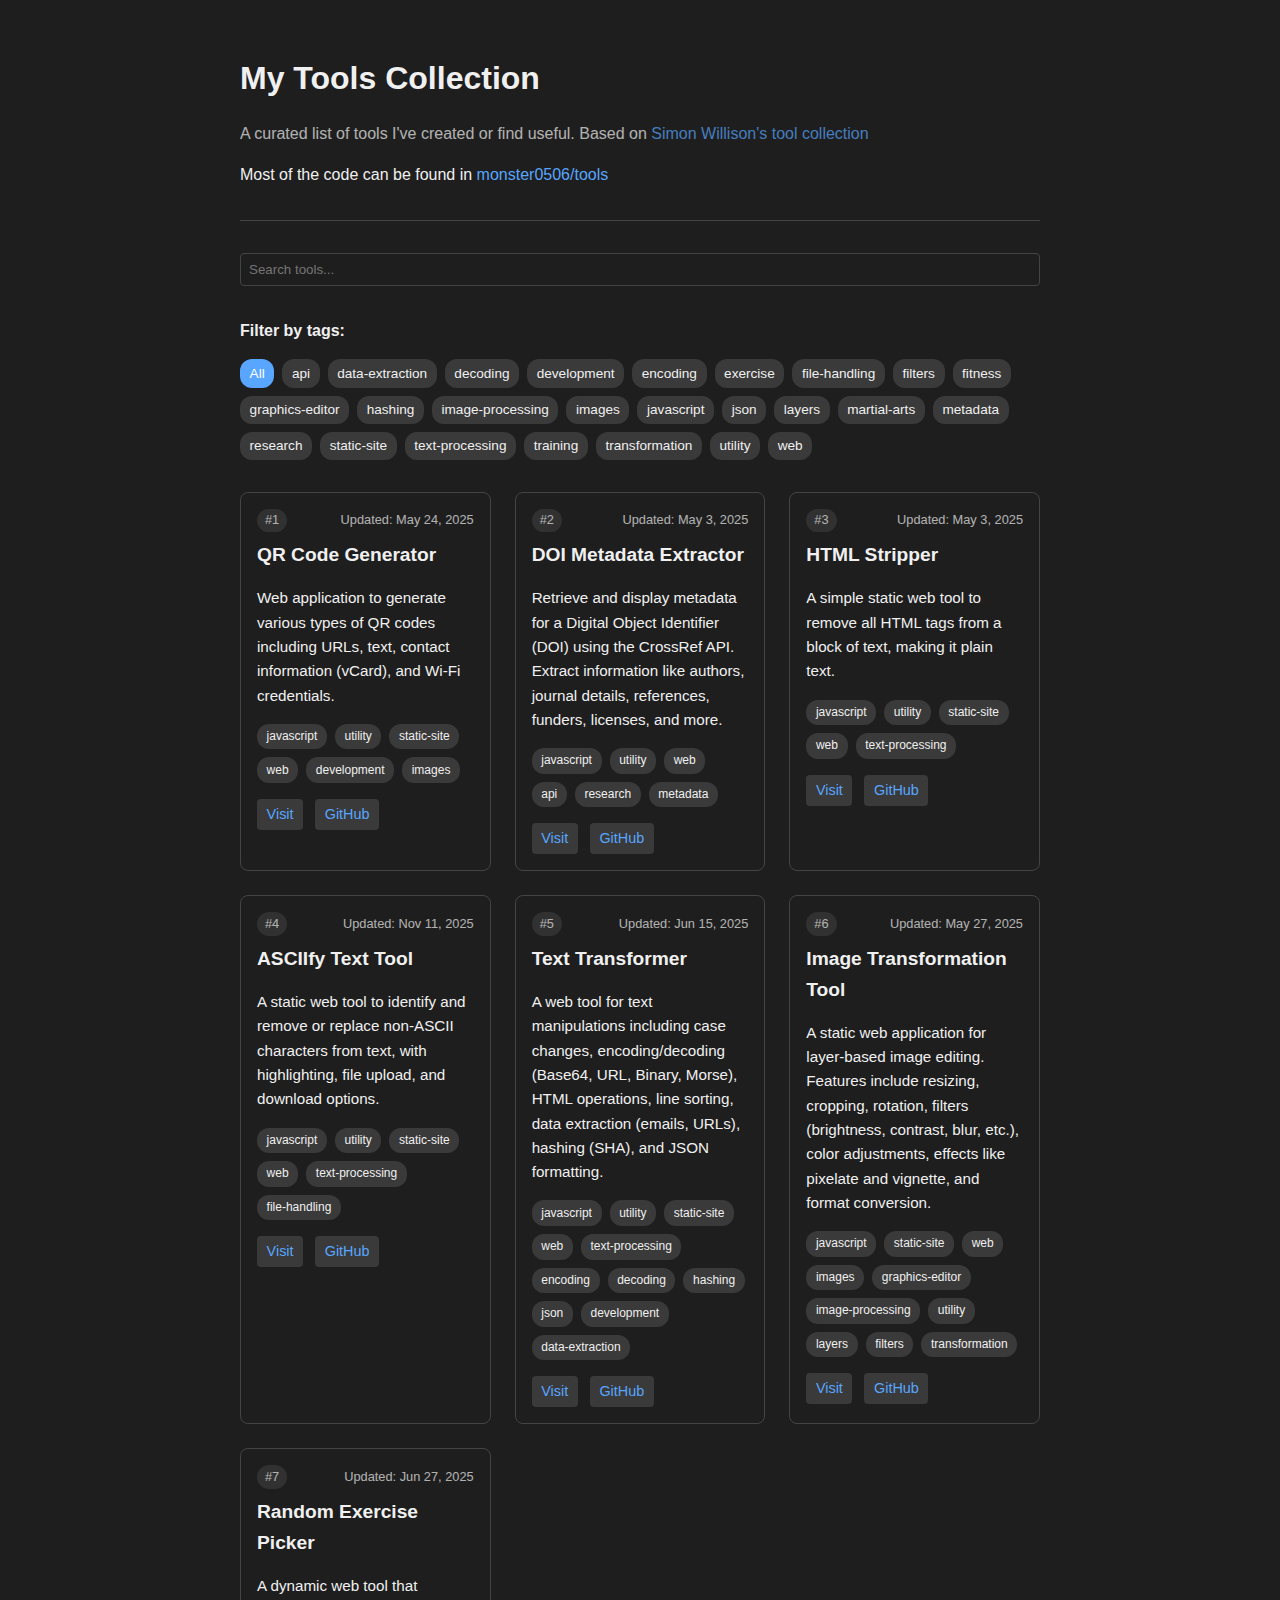
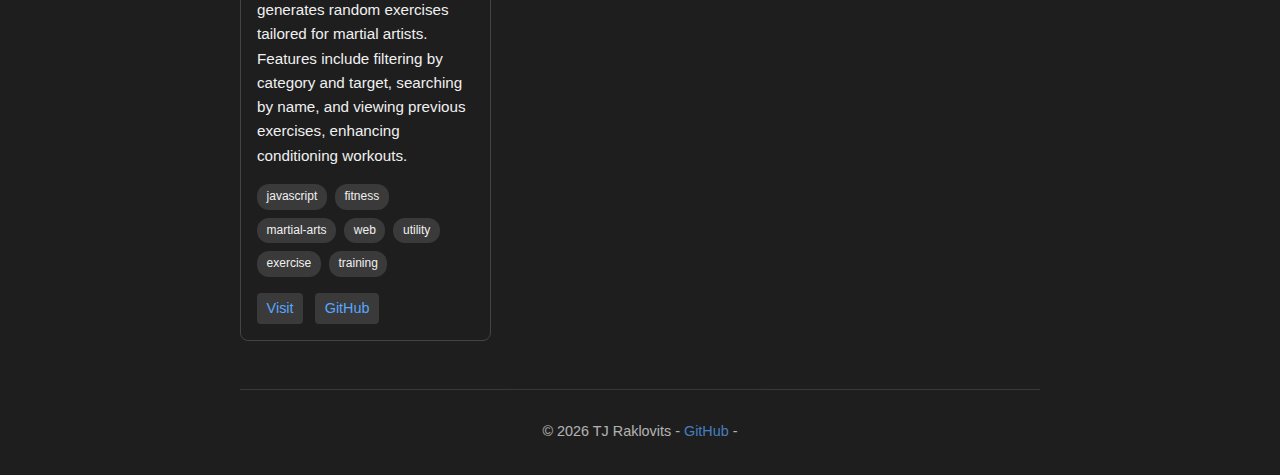
<file: index.html>
<html lang="en">
  <head>
    <meta charset="UTF-8" />
    <meta name="viewport" content="width=device-width, initial-scale=1.0" />
    <title>My Tools Collection</title>
    <style>
      :root {
        --bg-color: #1e1e1e;
        --text-color: #f0f0f0;
        --link-color: #58a6ff;
        --border-color: #444;
        --hover-bg: #2c2c2c;
        --tag-bg: #3a3a3a;
      }

      body {
        font-family:
          -apple-system, BlinkMacSystemFont, "Segoe UI", Roboto, Oxygen, Ubuntu,
          Cantarell, "Open Sans", "Helvetica Neue", sans-serif;
        line-height: 1.6;
        color: var(--text-color);
        background-color: var(--bg-color);
        max-width: 800px;
        margin: 0 auto;
        padding: 2rem 1rem;
        transition:
          background-color 0.3s,
          color 0.3s;
      }

      header {
        margin-bottom: 2rem;
        border-bottom: 1px solid var(--border-color);
        padding-bottom: 1rem;
        display: flex;
        justify-content: space-between;
        align-items: center;
        flex-wrap: wrap;
        gap: 1rem;
      }

      .header-content {
        flex-grow: 1;
      }

      h1 {
        margin-bottom: 0.5rem;
      }

      .subtitle {
        color: var(--text-color);
        opacity: 0.7;
        margin-bottom: 1rem;
      }

      a {
        color: var(--link-color);
        text-decoration: none;
      }

      a:hover {
        text-decoration: underline;
      }

      .tools-container {
        display: grid;
        grid-template-columns: repeat(auto-fill, minmax(250px, 1fr));
        gap: 1.5rem;
      }

      .tool-card {
        border: 1px solid var(--border-color);
        border-radius: 8px;
        padding: 1rem;
        transition:
          transform 0.2s,
          box-shadow 0.2s;
      }

      .tool-card:hover {
        transform: translateY(-3px);
        box-shadow: 0 4px 12px rgba(0, 0, 0, 0.1);
        background-color: var(--hover-bg);
      }

      .tool-title {
        font-size: 1.2rem;
        font-weight: 600;
        margin-top: 0;
        margin-bottom: 0.5rem;
      }

      .tool-meta {
        display: flex;
        justify-content: space-between;
        align-items: center;
        margin-bottom: 0.5rem;
        font-size: 0.8rem;
        color: var(--text-color);
        opacity: 0.7;
      }

      .tool-id {
        background-color: var(--tag-bg);
        border-radius: 12px;
        padding: 0.1rem 0.5rem;
      }

      .tool-description {
        margin-bottom: 1rem;
        font-size: 0.95rem;
      }

      .tool-tags {
        display: flex;
        flex-wrap: wrap;
        gap: 0.5rem;
        margin-bottom: 1rem;
      }

      .tag {
        background-color: var(--tag-bg);
        border-radius: 12px;
        padding: 0.2rem 0.6rem;
        font-size: 0.75rem;
        white-space: nowrap;
      }

      .tool-links {
        display: flex;
        flex-wrap: wrap;
        gap: 0.75rem;
        font-size: 0.9rem;
      }

      .tool-links a {
        background-color: var(--tag-bg);
        border-radius: 4px;
        padding: 0.25rem 0.6rem;
        transition:
          background-color 0.2s,
          color 0.2s;
      }

      .tool-links a:hover {
        background-color: var(--link-color);
        color: white;
        text-decoration: none;
      }

      footer {
        margin-top: 3rem;
        text-align: center;
        padding-top: 1rem;
        border-top: 1px solid var(--border-color);
        font-size: 0.9rem;
        opacity: 0.7;
      }

      .filters {
        margin-bottom: 2rem;
      }

      .tag-filter {
        display: flex;
        flex-wrap: wrap;
        gap: 0.5rem;
        margin-top: 0.5rem;
      }

      .filter-tag {
        background-color: var(--tag-bg);
        border-radius: 12px;
        padding: 0.2rem 0.6rem;
        font-size: 0.85rem;
        cursor: pointer;
        white-space: nowrap;
        user-select: none;
      }

      .filter-tag.active {
        background-color: var(--link-color);
        color: white;
      }

      .search-input {
        width: 100%;
        padding: 0.5rem;
        margin-bottom: 1rem;
        border: 1px solid var(--border-color);
        border-radius: 4px;
        background-color: var(--bg-color);
        color: var(--text-color);
      }

      @media (max-width: 600px) {
        .tools-container {
          grid-template-columns: 1fr;
        }
      }
    </style>
  </head>
  <body>
    <header>
      <div class="header-content">
        <h1>My Tools Collection</h1>
        <p class="subtitle">
          A curated list of tools I've created or find useful. Based on
          <a href="https://tools.simonwillison.net/"
            >Simon Willison's tool collection</a
          >
        </p>
        <p>
          Most of the code can be found in
          <a href="https://github.com/monster0506/tools">monster0506/tools</a>
        </p>
      </div>
    </header>

    <div class="filters">
      <input
        type="text"
        class="search-input"
        id="search"
        placeholder="Search tools..."
      />
      <div>
        <p><strong>Filter by tags:</strong></p>
        <div class="tag-filter" id="tag-filters">
          <!-- Tags will be populated by JavaScript -->
        </div>
      </div>
    </div>

    <div class="tools-container" id="tools-container">
      <!-- Tool cards will be populated by JavaScript -->
    </div>

    <footer>
      <p>
        &copy; <span id="year"></span> TJ Raklovits -
        <a href="https://github.com/Monster0506">GitHub</a> -
      </p>
    </footer>

    <script>
      // TOOL SCHEMA
      /*
            {
              id: number
              title: string
              description: string,
              tags: [string]
              links: object{
                string(display name): string(url: preferably tool/toolname)
              }
              lastUpdated: string(date YYYY-MM-DD)

            }

          */
      const toolBase = "https://github.com/Monster0506/tools/tree/master/tool/";
      const tools = [
        {
          id: 1,
          title: "QR Code Generator",
          description:
            "Web application to generate various types of QR codes including URLs, text, contact information (vCard), and Wi-Fi credentials.",
          tags: [
            "javascript",
            "utility",
            "static-site",
            "web",
            "development",
            "images",
          ],
          links: {
            Visit: "tool/qrcode-generator",
            GitHub: `${toolBase}qrcode-generator`,
          },
          lastUpdated: "2025-05-24",
        },

        {
          id: 2,
          title: "DOI Metadata Extractor",
          description:
            "Retrieve and display metadata for a Digital Object Identifier (DOI) using the CrossRef API. Extract information like authors, journal details, references, funders, licenses, and more.",
          tags: ["javascript", "utility", "web", "api", "research", "metadata"],
          links: {
            Visit: "tool/doi-extract",
            GitHub: `${toolBase}doi-extract`,
          },
          lastUpdated: "2025-05-03",
        },

        {
          id: 3,
          title: "HTML Stripper",
          description:
            "A simple static web tool to remove all HTML tags from a block of text, making it plain text.",
          tags: [
            "javascript",
            "utility",
            "static-site",
            "web",
            "text-processing",
          ],
          links: {
            Visit: "tool/html-stripper",
            GitHub: `${toolBase}html-stripper`,
          },
          lastUpdated: "2025-05-03",
        },
        {
          id: 4,
          title: "ASCIIfy Text Tool",
          description:
            "A static web tool to identify and remove or replace non-ASCII characters from text, with highlighting, file upload, and download options.",
          tags: [
            "javascript",
            "utility",
            "static-site",
            "web",
            "text-processing",
            "file-handling",
          ],
          links: {
            Visit: "tool/ASCIIfy",
            GitHub: `${toolBase}ASCIIfy`,
          },
          lastUpdated: "2025-11-11",
        },
        {
          id: 5,
          title: "Text Transformer",
          description:
            "A web tool for text manipulations including case changes, encoding/decoding (Base64, URL, Binary, Morse), HTML operations, line sorting, data extraction (emails, URLs), hashing (SHA), and JSON formatting.",
          tags: [
            "javascript",
            "utility",
            "static-site",
            "web",
            "text-processing",
            "encoding",
            "decoding",
            "hashing",
            "json",
            "development",
            "data-extraction",
          ],
          links: {
            Visit: "tool/text-transformer",
            GitHub: `${toolBase}text-transformer`,
          },
          lastUpdated: "2025-06-15",
        },

        {
          id: 6,
          title: "Image Transformation Tool",
          description:
            "A static web application for layer-based image editing. Features include resizing, cropping, rotation, filters (brightness, contrast, blur, etc.), color adjustments, effects like pixelate and vignette, and format conversion.",
          tags: [
            "javascript",
            "static-site",
            "web",
            "images",
            "graphics-editor",
            "image-processing",
            "utility",
            "layers",
            "filters",
            "transformation",
          ],
          links: {
            Visit: "tool/image-transformer",
            GitHub: `${toolBase}image-transformer`,
          },
          lastUpdated: "2025-05-27",
        },

        {
          id: 7,
          title: "Random Exercise Picker",
          description:
            "A dynamic web tool that generates random exercises tailored for martial artists. Features include filtering by category and target, searching by name, and viewing previous exercises, enhancing conditioning workouts.",
          tags: [
            "javascript",
            "fitness",
            "martial-arts",
            "web",
            "utility",
            "exercise",
            "training",
          ],
          links: {
            Visit: "tool/random-exercise",
            GitHub: `${toolBase}random-exercise`,
          },
          lastUpdated: "2025-06-27",
        },
      ];

      // Function to generate HTML for tool links
      function renderLinks(links) {
        if (!links || Object.keys(links).length === 0) {
          return "";
        }

        return Object.entries(links)
          .map(([label, url]) => `<a href="${url}">${label}</a>`)
          .join("");
      }

      // Function to render tool cards
      function renderTools(toolsToRender) {
        const container = document.getElementById("tools-container");
        container.innerHTML = "";

        if (toolsToRender.length === 0) {
          container.innerHTML = "<p>No tools match your search criteria.</p>";
          return;
        }

        toolsToRender.forEach((tool) => {
          const card = document.createElement("div");
          card.className = "tool-card";
          card.dataset.id = tool.id;

          const tagsHtml = tool.tags
            .map((tag) => `<span class="tag">${tag}</span>`)
            .join("");
          const linksHtml = renderLinks(tool.links);

          const formattedDate = new Date(
            tool.lastUpdated + "T00:00:00",
          ).toLocaleDateString("en-US", {
            year: "numeric",
            month: "short",
            day: "numeric",
          });

          card.innerHTML = `
                          <div class="tool-meta">
                              <span class="tool-id">#${tool.id}</span>
                              <span class="tool-date">Updated: ${formattedDate}</span>
                          </div>
                          <h3 class="tool-title">${tool.title}</h3>
                          <p class="tool-description">${tool.description}</p>
                          <div class="tool-tags">${tagsHtml}</div>
                          <div class="tool-links">${linksHtml}</div>
                      `;

          container.appendChild(card);
        });
      }

      // Function to render tag filters
      function renderTagFilters() {
        const allTags = new Set();
        tools.forEach((tool) => {
          tool.tags.forEach((tag) => allTags.add(tag));
        });

        const tagFiltersContainer = document.getElementById("tag-filters");

        // Create "All" filter
        const allFilter = document.createElement("div");
        allFilter.className = "filter-tag active";
        allFilter.textContent = "All";
        allFilter.dataset.tag = "all";
        tagFiltersContainer.appendChild(allFilter);

        // Create filters for each tag
        Array.from(allTags)
          .sort()
          .forEach((tag) => {
            const filterTag = document.createElement("div");
            filterTag.className = "filter-tag";
            filterTag.textContent = tag;
            filterTag.dataset.tag = tag;
            tagFiltersContainer.appendChild(filterTag);
          });
      }

      // Filter tools by search term and active tags
      function filterTools() {
        const searchTerm = document
          .getElementById("search")
          .value.toLowerCase();
        const activeTags = Array.from(
          document.querySelectorAll(".filter-tag.active"),
        )
          .map((el) => el.dataset.tag)
          .filter((tag) => tag !== "all");

        const filteredTools = tools.filter((tool) => {
          // Filter by search term
          const matchesSearch =
            tool.title.toLowerCase().includes(searchTerm) ||
            tool.description.toLowerCase().includes(searchTerm) ||
            tool.tags.some((tag) => tag.toLowerCase().includes(searchTerm));

          // Filter by active tags
          const matchesTags =
            activeTags.length === 0 ||
            activeTags.some((tag) => tool.tags.includes(tag));

          return matchesSearch && matchesTags;
        });

        renderTools(filteredTools);
        updateUrlParams(); // Update URL when filters change
      }

      // Initial render
      document.addEventListener("DOMContentLoaded", () => {
        renderTagFilters();
        handleUrlParams(); // Process URL parameters first

        if (!window.location.search) {
          // If no URL parameters, just render all tools
          renderTools(tools);
        }

        // Event listener for search input
        document
          .getElementById("search")
          .addEventListener("input", filterTools);

        // Event listeners for tag filters
        document
          .getElementById("tag-filters")
          .addEventListener("click", (e) => {
            if (!e.target.classList.contains("filter-tag")) return;

            if (e.target.dataset.tag === "all") {
              // If clicking "All", deactivate other filters
              document.querySelectorAll(".filter-tag").forEach((el) => {
                el.classList.remove("active");
              });
              e.target.classList.add("active");
            } else {
              // If clicking a specific tag, deactivate "All"
              document
                .querySelector('.filter-tag[data-tag="all"]')
                .classList.remove("active");

              // Toggle active state of the clicked tag
              e.target.classList.toggle("active");

              // If no tag is active, activate "All"
              const activeTagsCount =
                document.querySelectorAll(".filter-tag.active").length;
              if (activeTagsCount === 0) {
                document
                  .querySelector('.filter-tag[data-tag="all"]')
                  .classList.add("active");
              }
            }

            filterTools();
          });

        // Add click event to tool cards for direct linking
        document
          .querySelector(".tools-container")
          .addEventListener("click", function (e) {
            const toolCard = e.target.closest(".tool-card");
            if (toolCard && !e.target.closest("a")) {
              const toolId = toolCard.dataset.id;
              // Update URL with tool ID
              const url = new URL(window.location.href);
              url.searchParams.set("id", toolId);
              window.history.pushState({}, "", url);
            }
          });
      });
      // Handle URL parameters for filtering and sharing
      function handleUrlParams() {
        const urlParams = new URLSearchParams(window.location.search);
        const searchParam = urlParams.get("search");
        const tagsParam = urlParams.get("tags");
        const idParam = urlParams.get("id");

        // Apply search parameter
        if (searchParam) {
          const searchInput = document.getElementById("search");
          searchInput.value = searchParam;
          // Trigger filtering
          filterTools();
        }

        // Apply tag filtering
        if (tagsParam) {
          const tagFilters = document.querySelectorAll(".filter-tag");
          const tagsToActivate = tagsParam.split(",");

          // Deactivate 'All' filter
          document
            .querySelector('.filter-tag[data-tag="all"]')
            .classList.remove("active");

          // Activate specified tags
          tagFilters.forEach((tagFilter) => {
            if (tagsToActivate.includes(tagFilter.dataset.tag)) {
              tagFilter.classList.add("active");
            }
          });

          // Trigger filtering
          filterTools();
        }

        // Scroll to specific tool by ID
        if (idParam) {
          setTimeout(() => {
            const toolElement = document.querySelector(
              `.tool-card[data-id="${idParam}"]`,
            );
            if (toolElement) {
              toolElement.scrollIntoView({ behavior: "smooth" });
              toolElement.style.boxShadow = "0 0 0 2px var(--link-color)";
              setTimeout(() => {
                toolElement.style.boxShadow = "";
              }, 2000);
            }
          }, 500);
        }
      }

      // Update URL parameters when filtering
      function updateUrlParams() {
        const searchTerm = document.getElementById("search").value;
        const activeTags = Array.from(
          document.querySelectorAll(".filter-tag.active"),
        )
          .map((el) => el.dataset.tag)
          .filter((tag) => tag !== "all");

        const params = new URLSearchParams();

        if (searchTerm) {
          params.set("search", searchTerm);
        }

        if (activeTags.length > 0) {
          params.set("tags", activeTags.join(","));
        }

        const newUrl =
          window.location.pathname +
          (params.toString() ? "?" + params.toString() : "");
        window.history.replaceState({}, "", newUrl);
      }

      // get year dynamically
      document.getElementById("year").textContent = new Date().getFullYear();
    </script>
  </body>
</html>
</file>
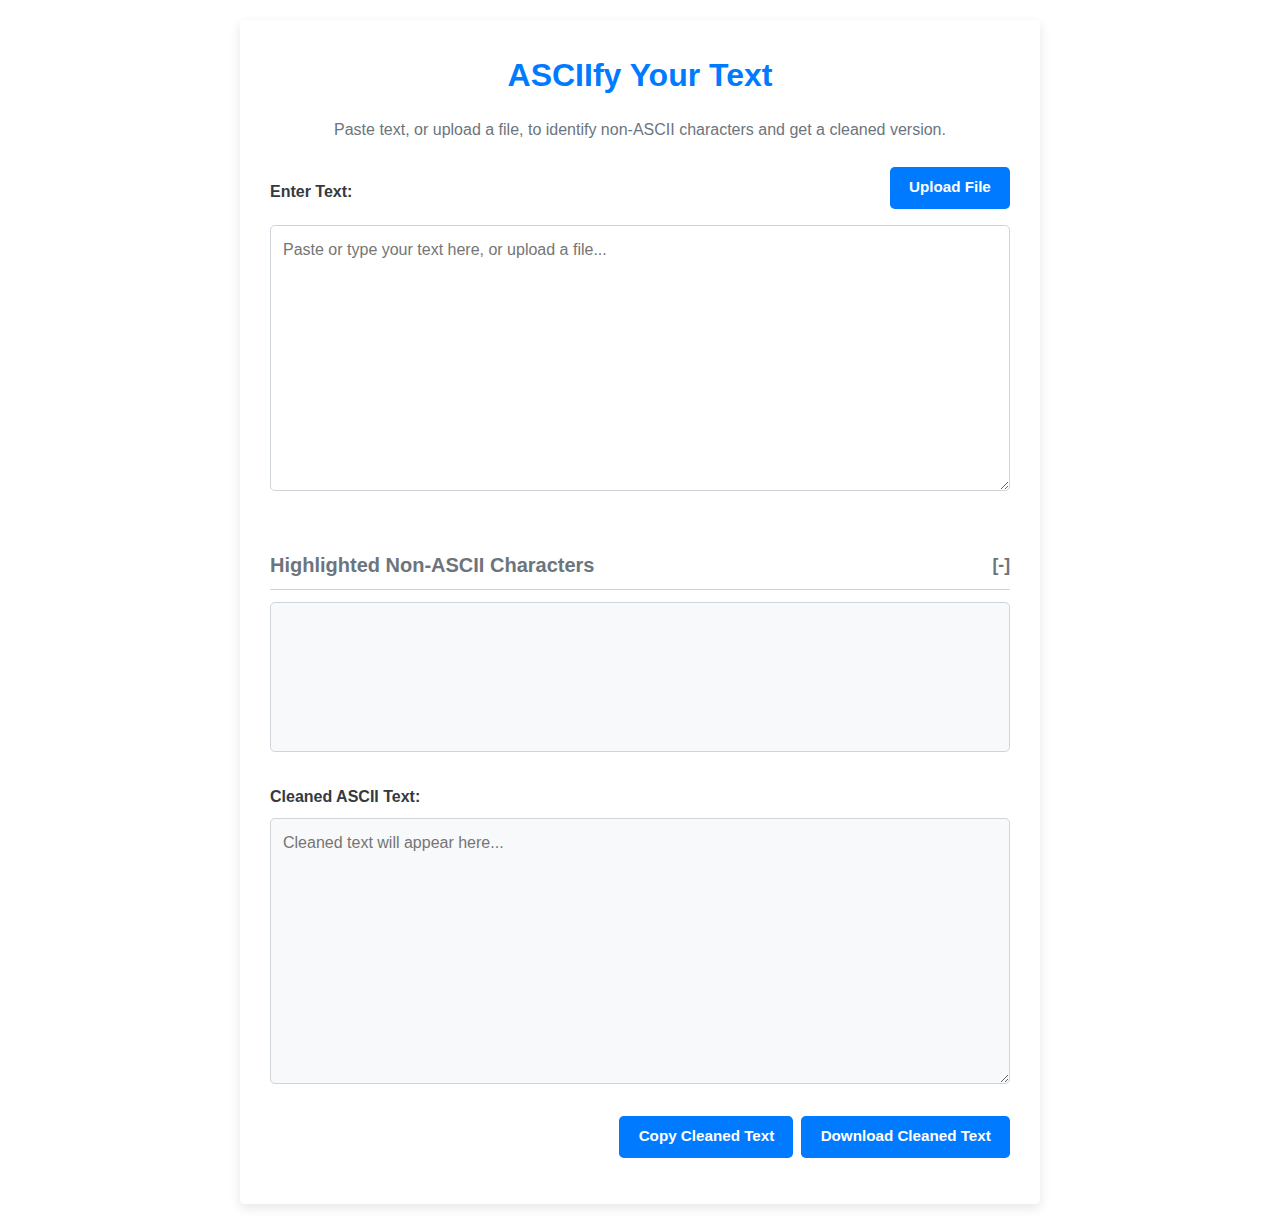
<file: tool/ASCIIfy/index.html>
<!doctype html>
<html lang="en">
  <head>
    <meta charset="UTF-8" />
    <meta name="viewport" content="width=device-width, initial-scale=1.0" />
    <title>ASCIIfy: Remove Non-ASCII Characters</title>
    <link rel="stylesheet" href="/tool/ASCIIfy/styles.css" />
  </head>
  <body>
    <div class="container">
      <h1>ASCIIfy Your Text</h1>
      <p>
        Paste text, or upload a file, to identify non-ASCII characters and get a
        cleaned version.
      </p>

      <!-- Input Section -->
      <div class="input-section">
        <div class="input-controls">
          <label for="inputArea">Enter Text:</label>
          <!-- Style the label as a button for file upload -->
          <label for="fileInput" class="file-upload-label button-style">
            Upload File
          </label>
          <!-- Hide the actual file input -->
          <input type="file" id="fileInput" accept=".txt, text/plain" />
        </div>
        <textarea
          id="inputArea"
          rows="10"
          placeholder="Paste or type your text here, or upload a file..."
        ></textarea>
      </div>

      <!-- Highlighted Output Section (Collapsible) -->
      <div class="highlight-section">
        <button
          id="toggleHighlight"
          class="collapsible-trigger"
          aria-expanded="true"
          aria-controls="highlightContent"
        >
          <h2>Highlighted Non-ASCII Characters</h2>
          <span class="toggle-icon">[-]</span>
          <!-- Icon indicates state -->
        </button>
        <div id="highlightContent" class="collapsible-content">
          <div id="highlightedOutput" aria-live="polite">
            <pre><code><!-- Highlighted text will appear here --></code></pre>
          </div>
        </div>
      </div>

      <!-- Cleaned Output Section -->
      <div class="output-section">
        <label for="cleanedOutput">Cleaned ASCII Text:</label>
        <textarea
          id="cleanedOutput"
          rows="10"
          readonly
          placeholder="Cleaned text will appear here..."
        ></textarea>
        <div class="output-buttons">
          <button id="copyButton" class="button-style">
            Copy Cleaned Text
          </button>
          <button id="downloadButton" class="button-style">
            Download Cleaned Text
          </button>
        </div>
      </div>
    </div>

    <script src="/tool/ASCIIfy/script.js"></script>
  </body>
</html>
</file>
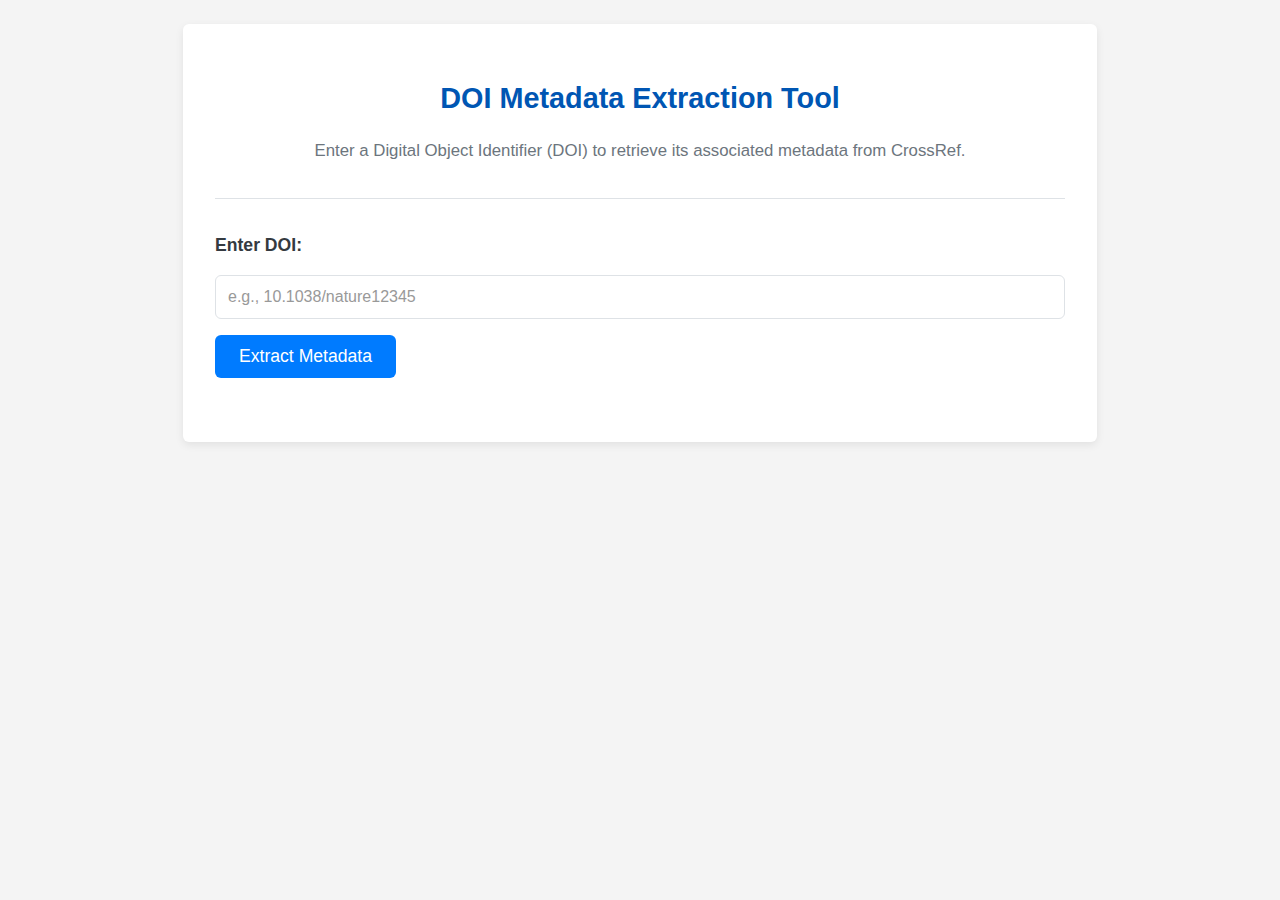
<file: tool/doi-extract/index.html>
<!doctype html>
<html lang="en">
  <head>
    <meta charset="UTF-8" />
    <meta name="viewport" content="width=device-width, initial-scale=1.0" />
    <title>DOI Metadata Extractor</title>
    <link rel="stylesheet" href="/tool/doi-extract/styles.css" />
  </head>
  <body>
    <div class="container">
      <header class="page-header">
        <h1>DOI Metadata Extraction Tool</h1>
        <p>
          Enter a Digital Object Identifier (DOI) to retrieve its associated
          metadata from CrossRef.
        </p>
      </header>

      <section class="input-section">
        <label for="doiInput" class="input-label">Enter DOI:</label>
        <input
          type="text"
          id="doiInput"
          class="doi-input"
          placeholder="e.g., 10.1038/nature12345"
        />
        <button id="extractButton" class="extract-button">
          Extract Metadata
        </button>
      </section>

      <section id="outputArea" class="output-section hidden">
        <h2>Metadata Results</h2>
        <div class="metadata-output">
          <!-- ADD THIS DIV for core metadata -->
          <div class="core-metadata-container">
            <!-- Core metadata will be populated here -->
          </div>

          <!-- Expandable Sections remain here -->
          <div class="expandable-section hidden" id="authorsSection">
            <h3 class="expandable-header">
              Authors <span class="expand-icon">+</span>
            </h3>
            <div class="expandable-content">
              <!-- Author list will be populated here -->
            </div>
          </div>

          <div class="expandable-section hidden" id="referencesSection">
            <h3 class="expandable-header">
              References <span class="expand-icon">+</span>
            </h3>
            <div class="expandable-content">
              <!-- Reference list will be populated here -->
            </div>
          </div>
          <!-- ... other sections like funders, licenses, links, updates ... -->
          <div class="expandable-section hidden" id="fundersSection">
            <h3 class="expandable-header">
              Funders <span class="expand-icon">+</span>
            </h3>
            <div class="expandable-content"></div>
          </div>
          <div class="expandable-section hidden" id="licensesSection">
            <h3 class="expandable-header">
              Licenses <span class="expand-icon">+</span>
            </h3>
            <div class="expandable-content"></div>
          </div>
          <div class="expandable-section hidden" id="linksSection">
            <h3 class="expandable-header">
              Links & Resources <span class="expand-icon">+</span>
            </h3>
            <div class="expandable-content"></div>
          </div>
          <div class="expandable-section hidden" id="updatesSection">
            <h3 class="expandable-header">
              Updates <span class="expand-icon">+</span>
            </h3>
            <div class="expandable-content"></div>
          </div>
        </div>

        <!-- Raw JSON Output Section -->
        <div class="raw-output hidden">
          <h3 class="expandable-header">Raw JSON Response</h3>
          <!-- Optional: Add a header -->
          <!-- ADD THE ELEMENT WITH THE CORRECT CLASS HERE -->
          <pre class="raw-json"></pre>
        </div>
      </section>

      <section class="error-section hidden">
        <p class="error-message"></p>
      </section>
    </div>

    <script src="/tool/doi-extract/script.js"></script>
  </body>
</html>
</file>
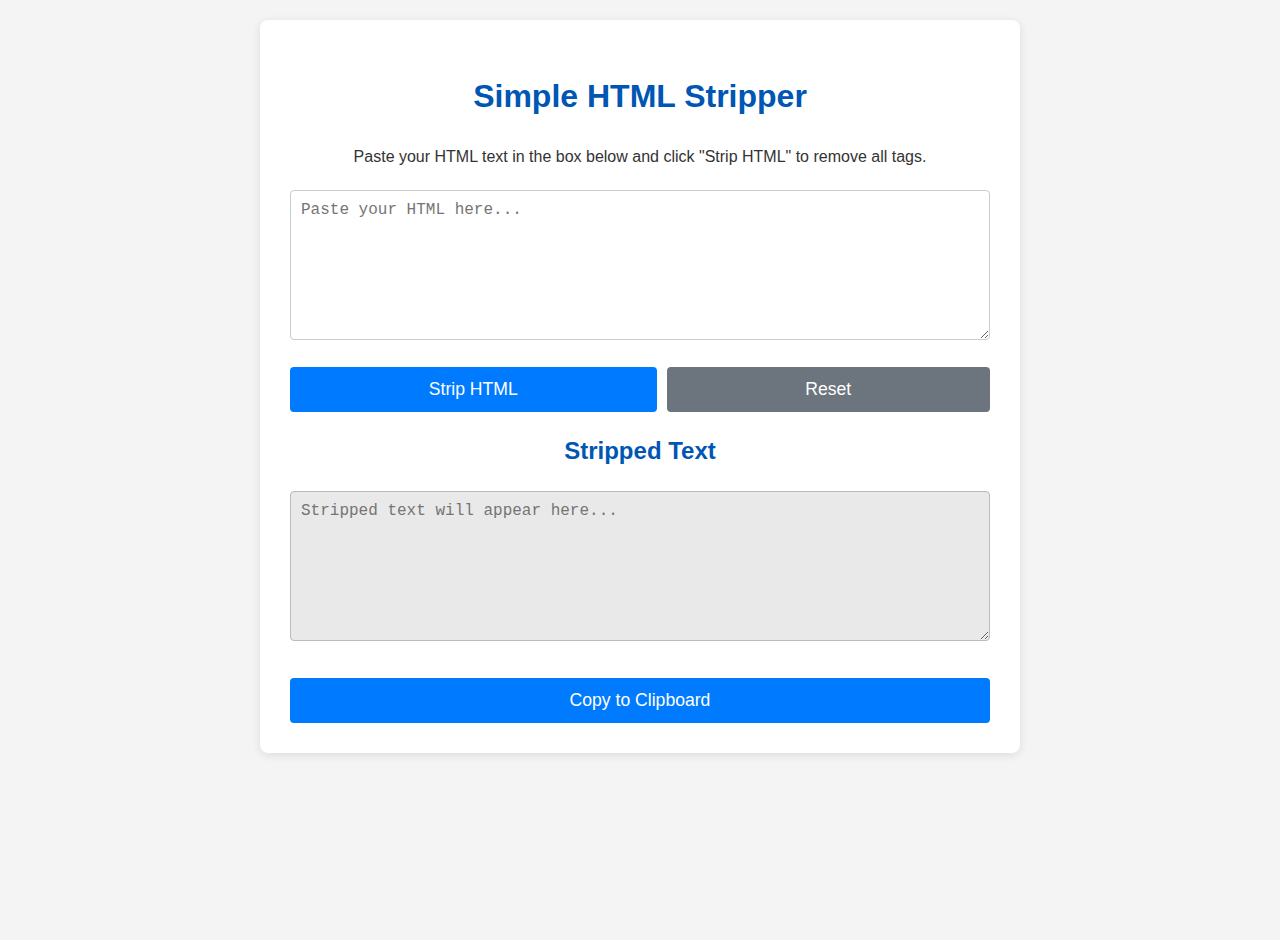
<file: tool/html-stripper/index.html>
<!doctype html>
<html lang="en">
  <head>
    <meta charset="UTF-8" />
    <meta name="viewport" content="width=device-width, initial-scale=1.0" />
    <title>HTML Stripper</title>
    <link rel="stylesheet" href="/tool/html-stripper/styles.css" />
  </head>
  <body>
    <div class="container">
      <h1>Simple HTML Stripper</h1>

      <p>
        Paste your HTML text in the box below and click "Strip HTML" to remove
        all tags.
      </p>

      <textarea id="htmlInput" placeholder="Paste your HTML here..."></textarea>

      <div class="button-container">
        <button id="stripButton">Strip HTML</button>
        <button id="resetButton" class="secondary-button">Reset</button>
      </div>

      <h2>Stripped Text</h2>
      <textarea
        id="strippedOutput"
        readonly
        placeholder="Stripped text will appear here..."
      ></textarea>

      <button id="copyButton">Copy to Clipboard</button>
    </div>

    <script src="/tool/html-stripper/script.js"></script>
  </body>
</html>
</file>
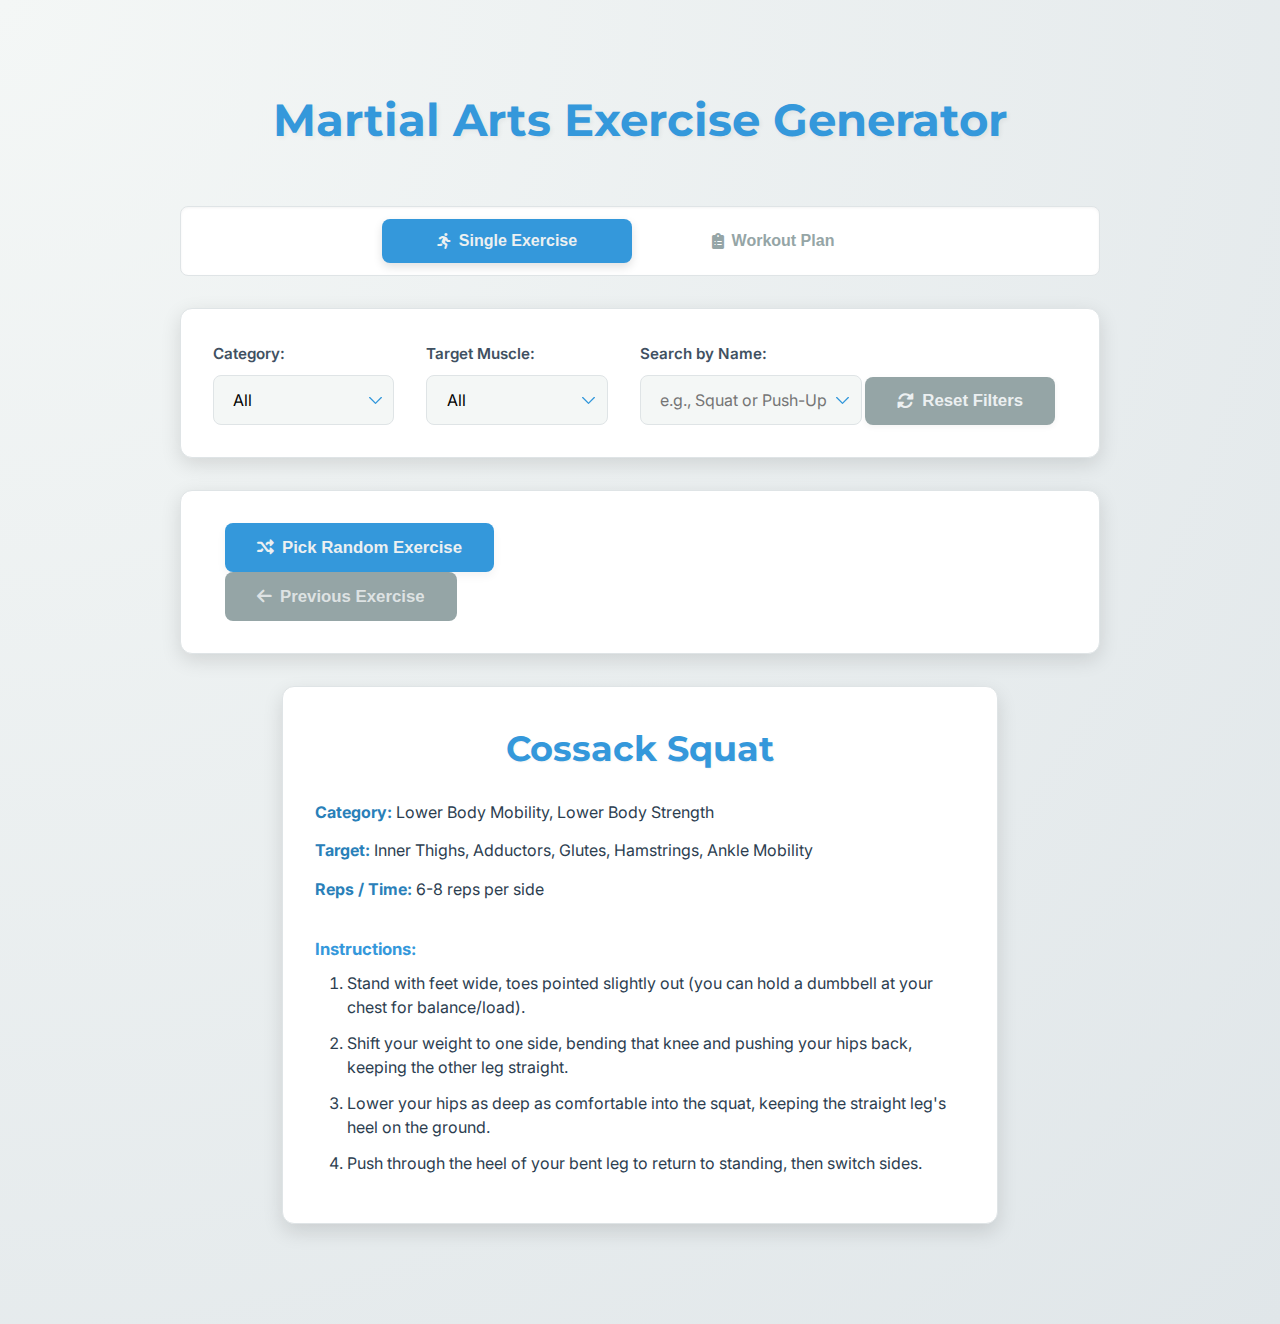
<file: tool/random-exercise/index.html>
<!doctype html>
<html lang="en">
  <head>
    <meta charset="UTF-8" />
    <meta name="viewport" content="width=device-width, initial-scale=1.0" />
    <title>Martial Arts Exercise Generator</title>
    <link
      href="https://fonts.googleapis.com/css2?family=Montserrat:wght@400;600;700&family=Inter:wght@400;600;700&family=Roboto+Mono:wght@400&display=swap"
      rel="stylesheet"
    />

    <link
      rel="stylesheet"
      href="https://cdnjs.cloudflare.com/ajax/libs/font-awesome/6.0.0-beta3/css/all.min.css"
      referrerpolicy="no-referrer"
    />
    <link rel="stylesheet" href="/tool/random-exercise/style.css" />
  </head>
  <body>
    <div class="container">
      <h1>Martial Arts Exercise Generator</h1>

      <div class="mode-toggle">
        <button id="singleExerciseTab" class="active">
          <i class="fas fa-running"></i>
          Single Exercise
        </button>
        <button id="workoutPlanTab">
          <i class="fas fa-clipboard-list"></i>
          Workout Plan
        </button>
      </div>

      <div id="singleExerciseMode" class="mode-section">
        <div class="filters">
          <div class="filter-group">
            <label for="categoryFilter">Category:</label>
            <select id="categoryFilter" onchange="applyFilters()"></select>
          </div>
          <div class="filter-group">
            <label for="targetFilter">Target Muscle:</label>
            <select id="targetFilter" onchange="applyFilters()"></select>
          </div>
          <div class="filter-group">
            <label for="nameSearch">Search by Name:</label>
            <input
              type="text"
              id="nameSearch"
              placeholder="e.g., Squat or Push-Up"
              oninput="applyFilters()"
            />
          </div>
          <button class="reset-button" onclick="resetFilters()">
            <i class="fas fa-sync-alt"></i>
            Reset Filters
          </button>
        </div>

        <div class="controls">
          <button onclick="pickExercise()" id="pickExerciseBtn">
            <i class="fas fa-random"></i>
            Pick Random Exercise
          </button>
          <button onclick="previousExercise()" id="prevExerciseBtn" disabled>
            <i class="fas fa-arrow-left"></i>
            Previous Exercise
          </button>
        </div>

        <div class="card" id="exerciseCard">
          <div class="card-content-wrapper">
            <h2 id="exerciseName"></h2>
            <p>
              <strong>Category:</strong> <span id="exerciseCategory"></span>
            </p>
            <p><strong>Target:</strong> <span id="exerciseTarget"></span></p>
            <p>
              <strong>Reps / Time:</strong> <span id="exerciseRepsTime"></span>
            </p>
            <p class="instructions-header">Instructions:</p>
            <ul id="instructionList"></ul>
          </div>
          <div class="no-exercise-message" style="display: none">
            No exercises match your current filters. Try adjusting them!
          </div>
        </div>
      </div>

      <div id="workoutPlanMode" class="mode-section hidden">
        <h2>Build Your Workout Plan</h2>
        <div class="plan-config">
          <div id="planSectionsContainer"></div>
          <button
            class="add-section-button"
            onclick="addWorkoutPlanSection()"
            id="addSectionBtn"
          >
            <i class="fas fa-plus"></i>
            Add Section
          </button>
          <button
            class="primary-button generate-plan-button"
            onclick="generateWorkoutPlan()"
            id="generatePlanBtn"
          >
            <i class="fas fa-play"></i>
            Generate Workout Plan
          </button>
        </div>

        <div class="generated-plan-display" id="generatedPlanDisplay">
          <div class="no-exercise-message initial-message">
            Define sections above and click "Generate Workout Plan" to create
            your customized workout!
          </div>
        </div>
      </div>
    </div>

    <script src="/tool/random-exercise/script.js"></script>
  </body>
</html>
</file>
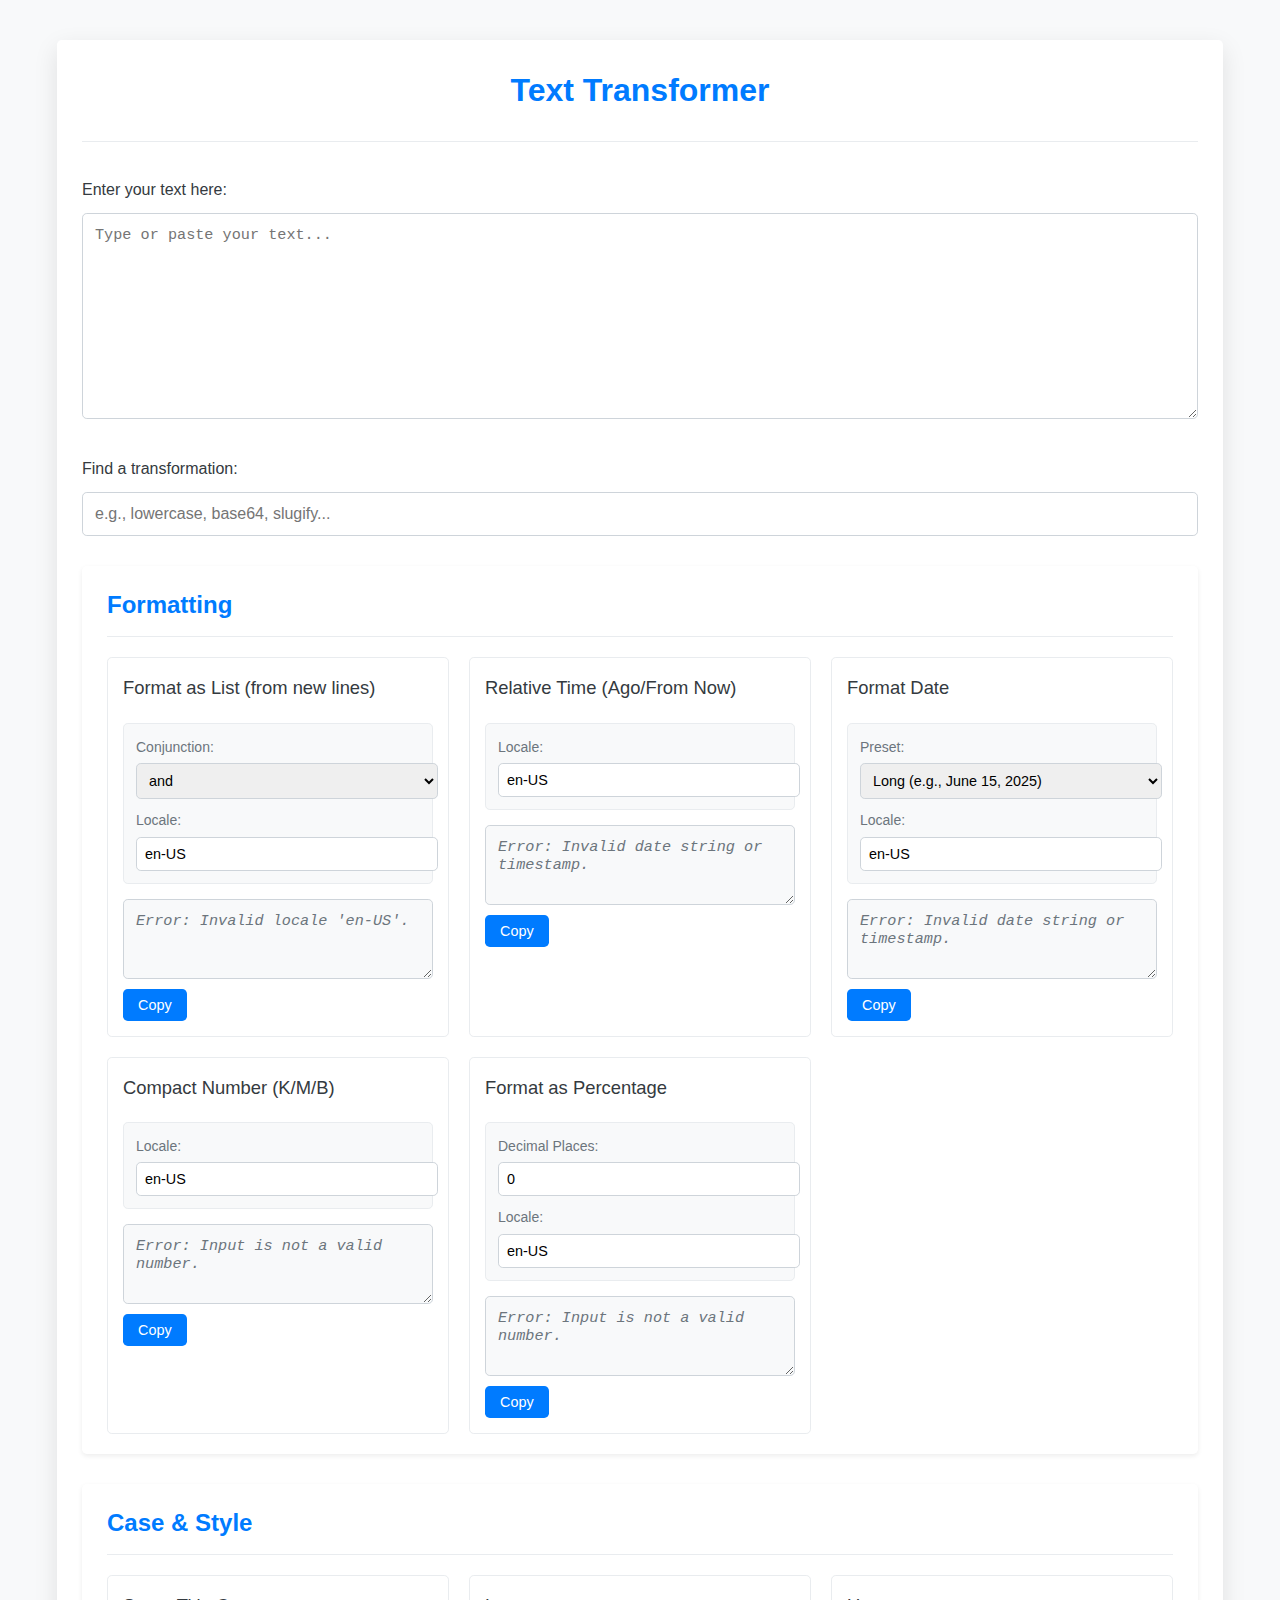
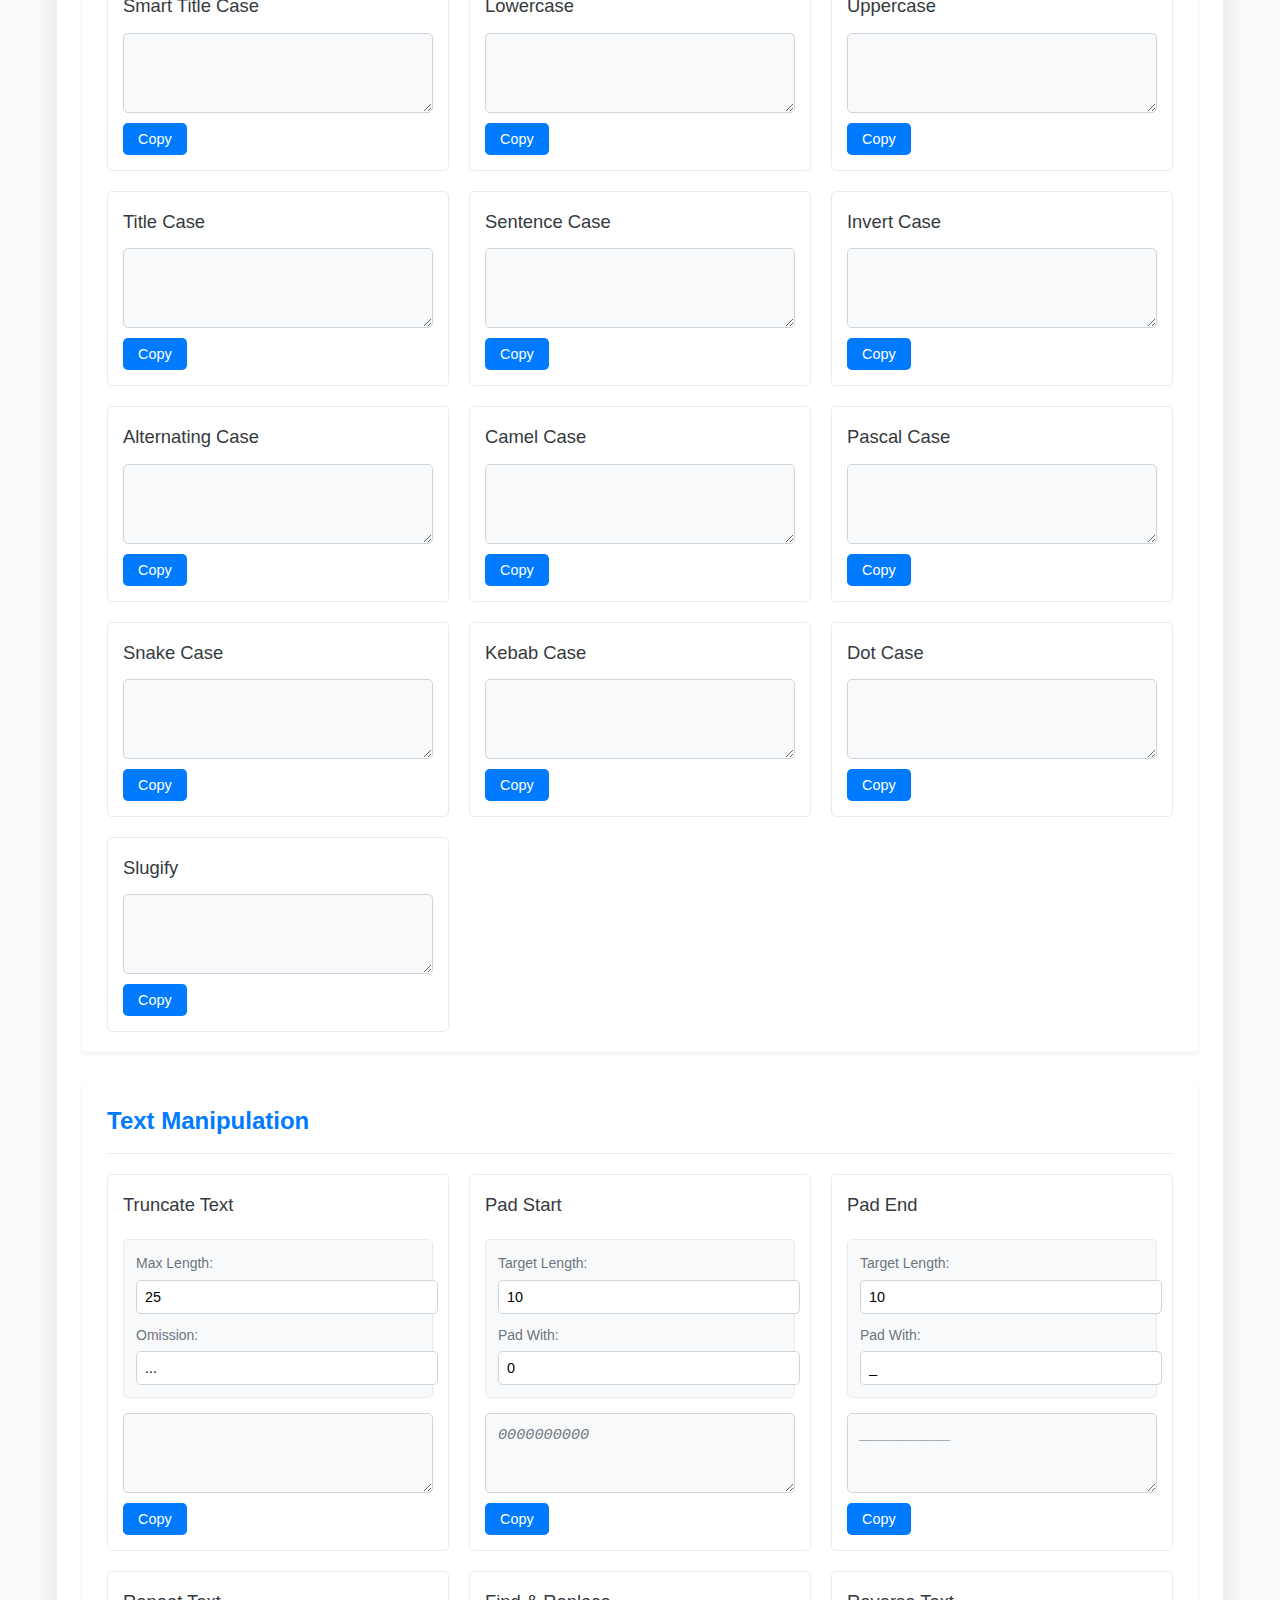
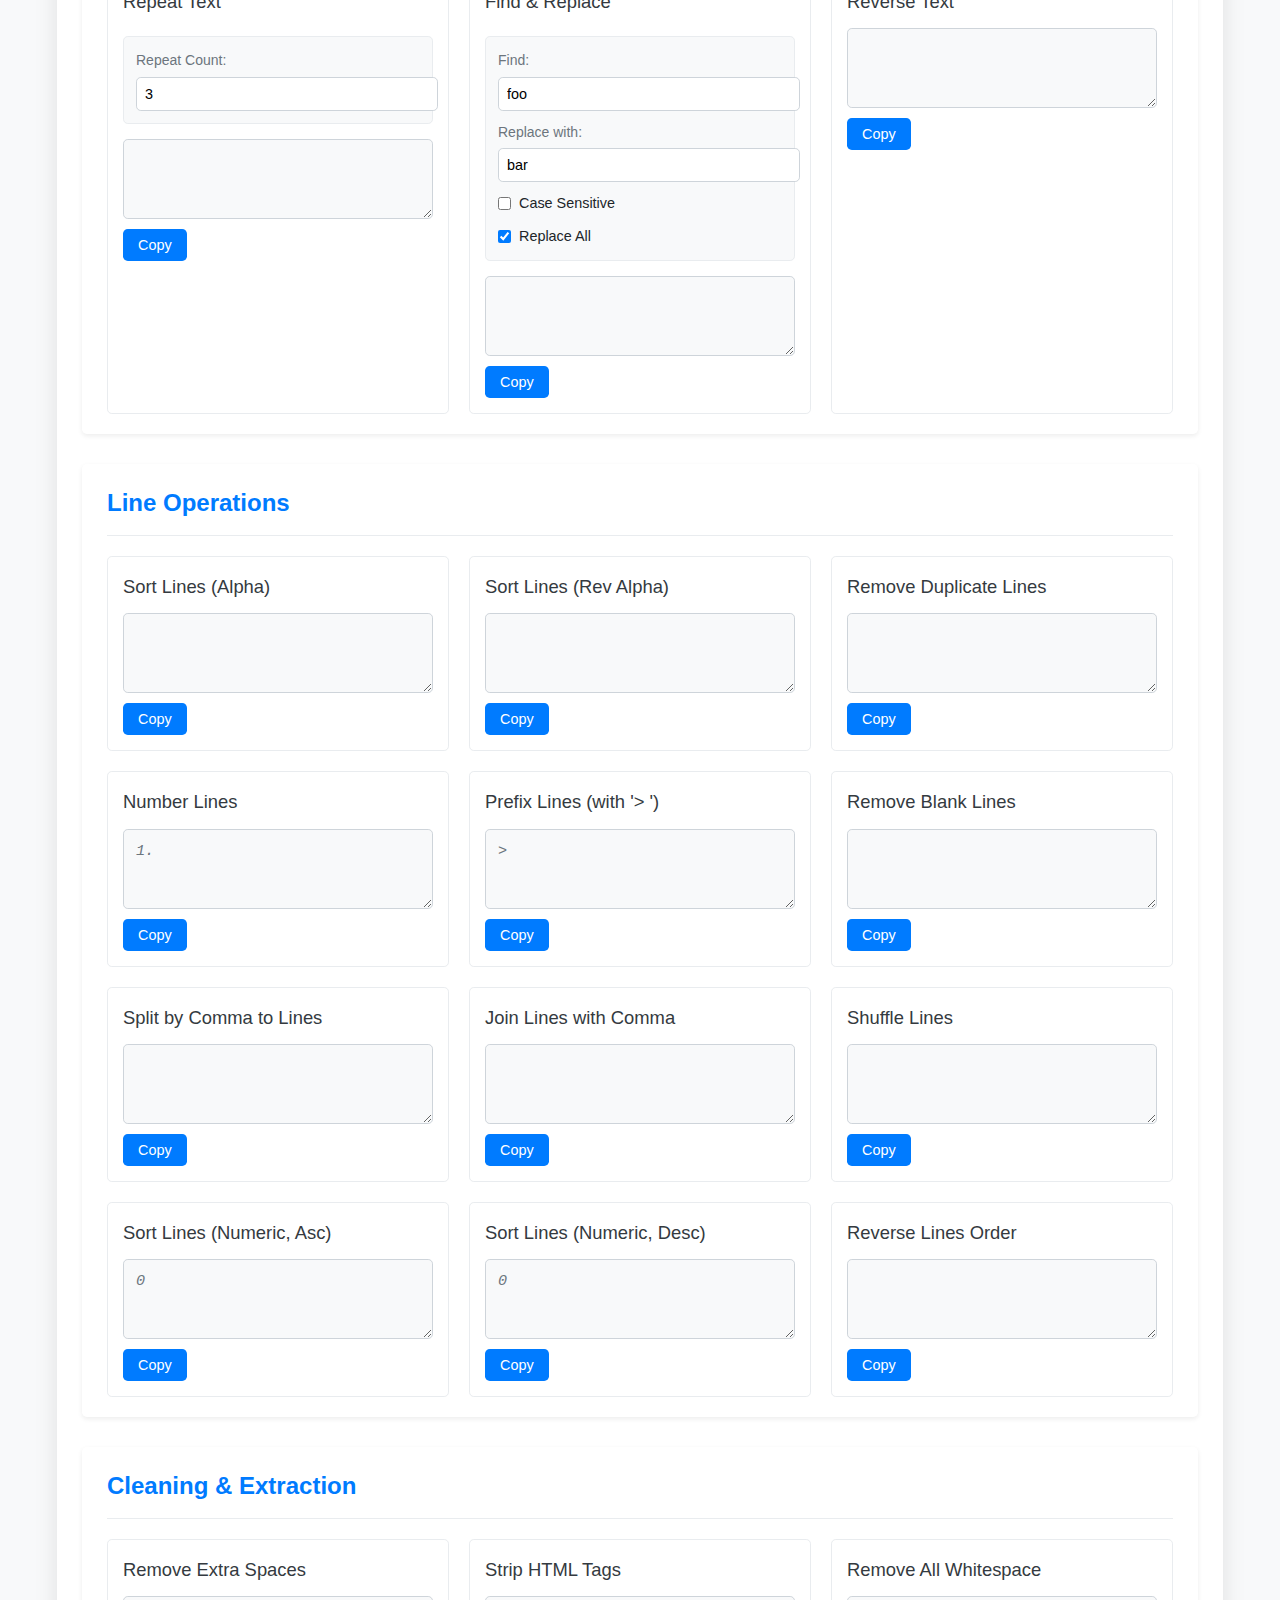
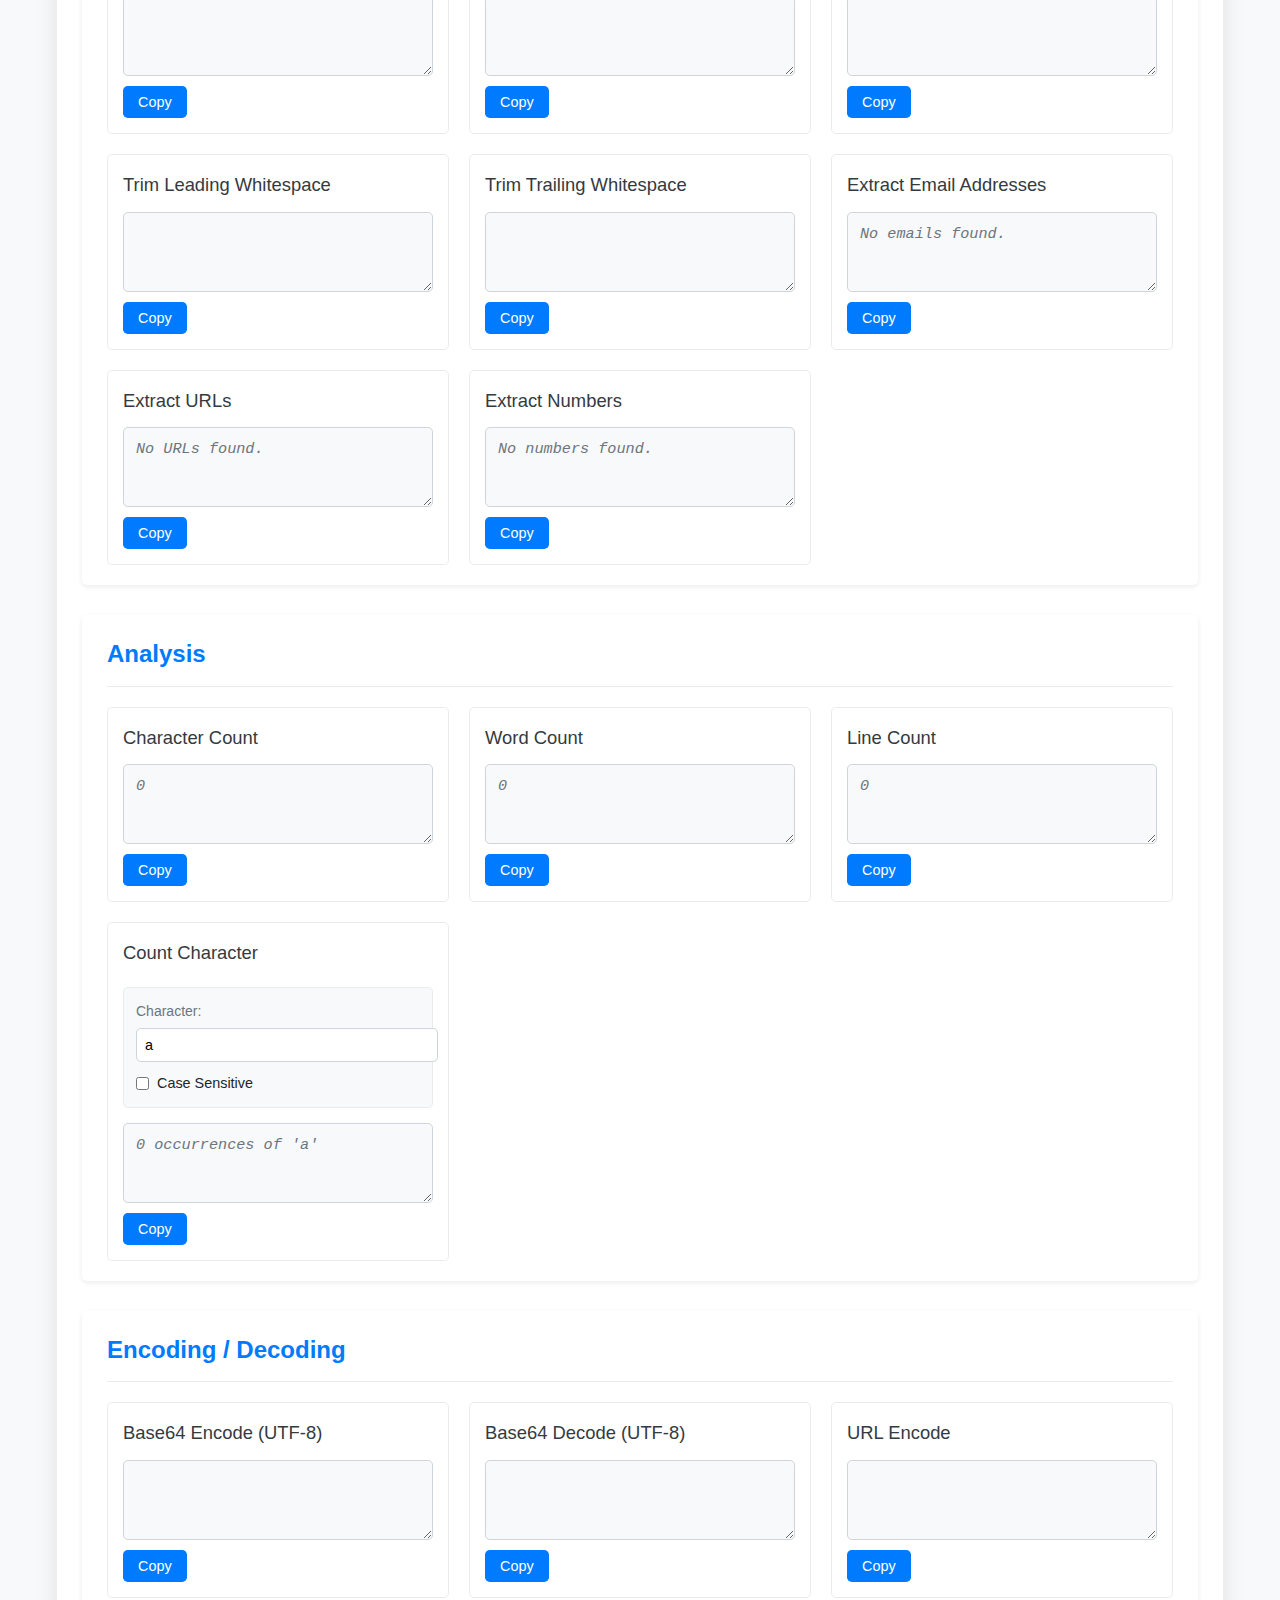
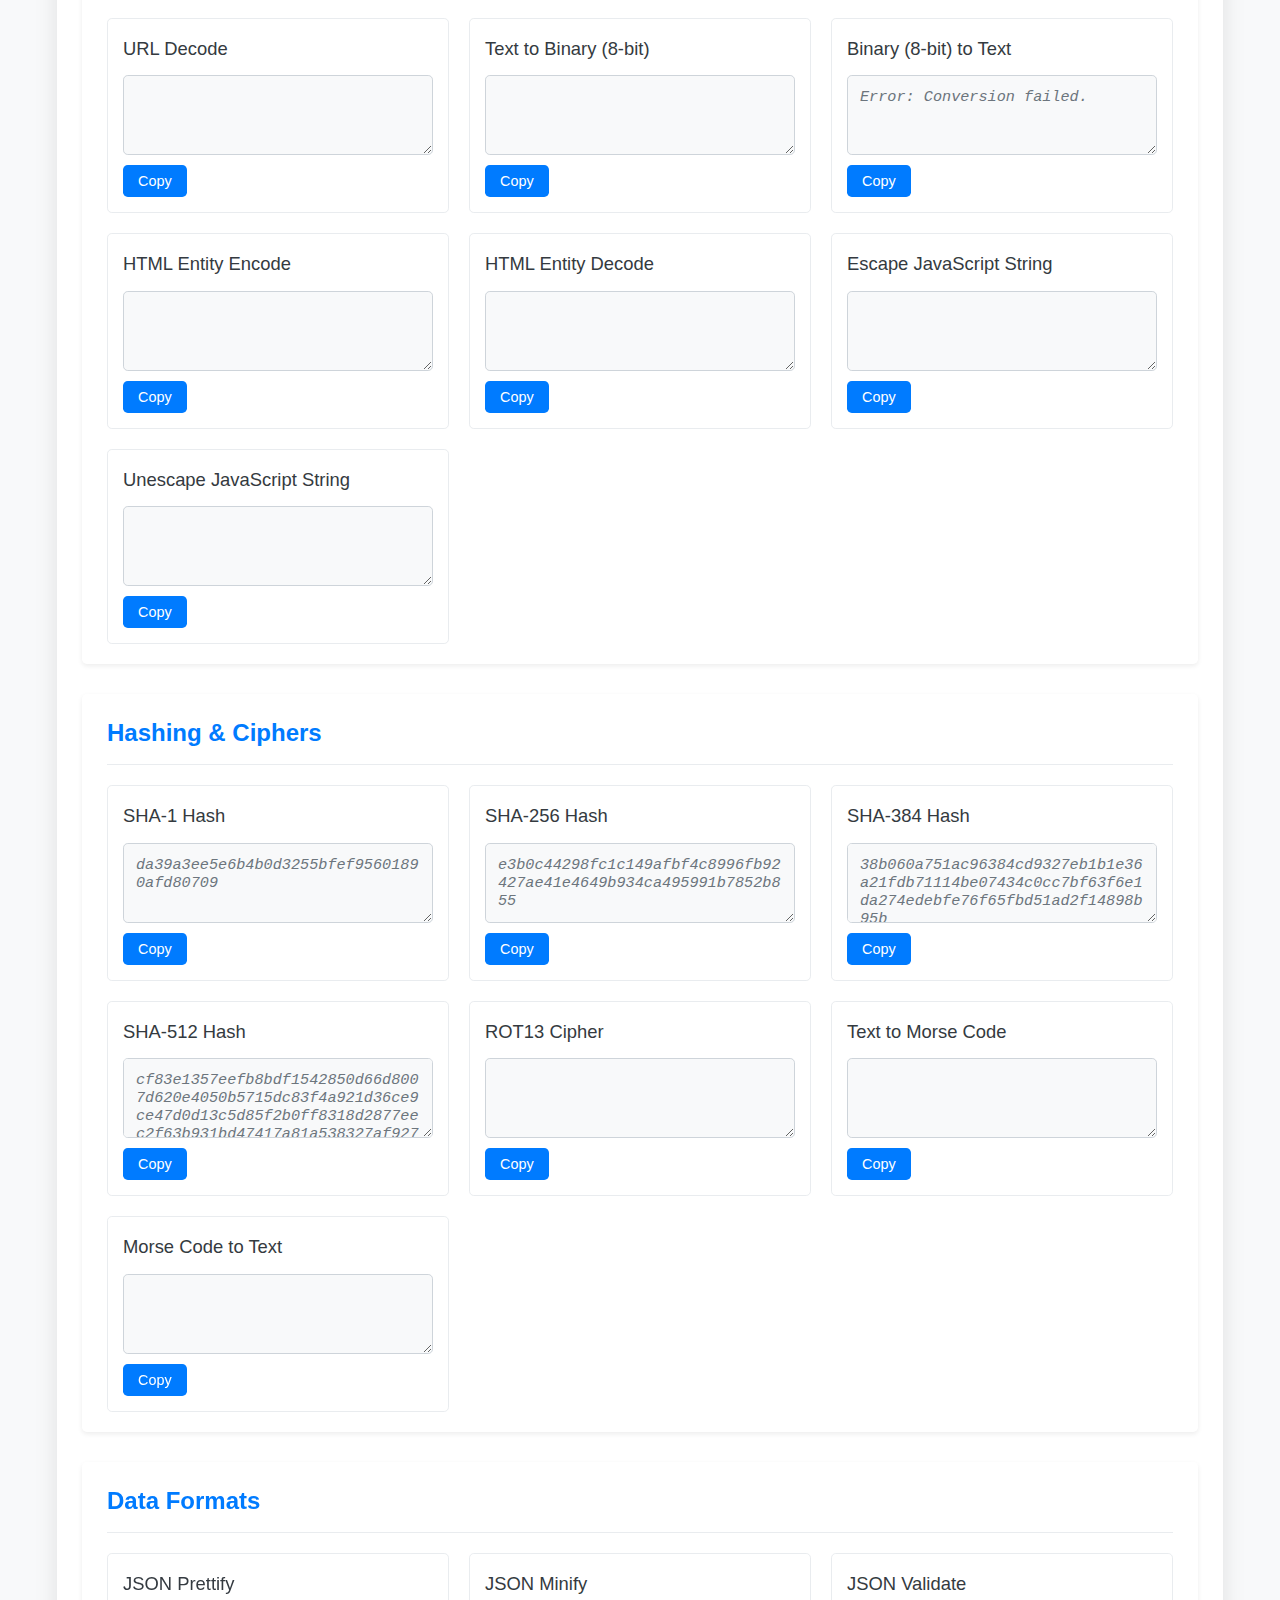
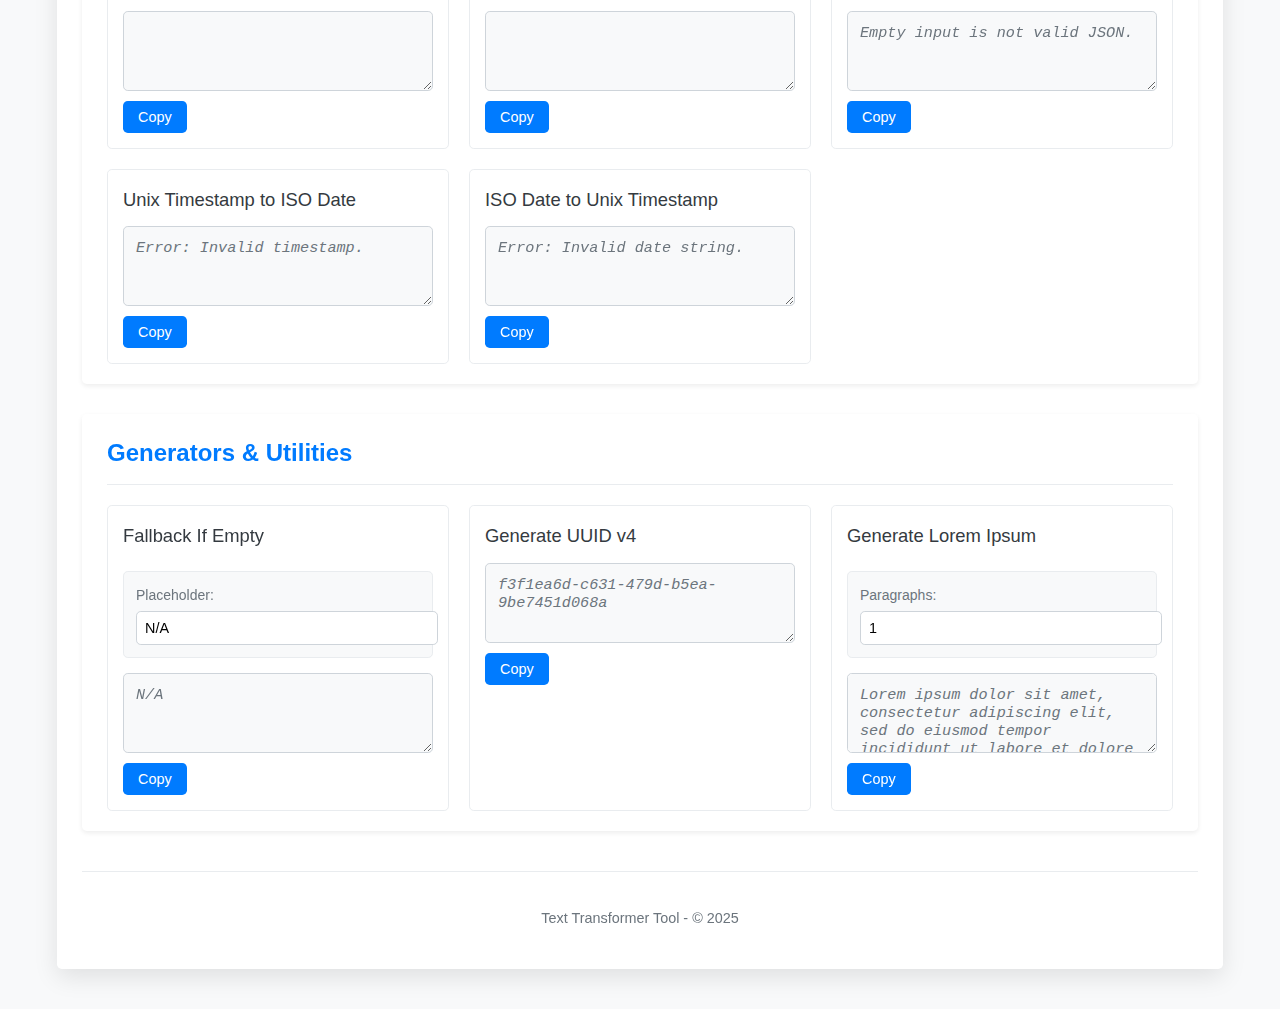
<file: tool/text-transformer/index.html>
<!doctype html>
<html lang="en">
  <head>
    <meta charset="UTF-8" />
    <meta name="viewport" content="width=device-width, initial-scale=1.0" />
    <title>Text Transformer Tool</title>
    <link rel="stylesheet" href="/tool/text-transformer/styles.css" />
  </head>
  <body>
    <div class="container">
      <header>
        <h1>Text Transformer</h1>
      </header>

      <main>
        <section class="input-section">
          <label for="input-text">Enter your text here:</label>
          <textarea
            id="input-text"
            rows="10"
            placeholder="Type or paste your text..."
          ></textarea>
        </section>

        <section class="filter-section">
          <label for="search-transformations">Find a transformation:</label>
          <input
            type="search"
            id="search-transformations"
            placeholder="e.g., lowercase, base64, slugify..."
            autocomplete="off"
          />
          <div
            id="search-suggestions"
            class="suggestions-dropdown"
            style="display: none"
          ></div>
        </section>

        <section
          class="transformations-container"
          id="transformations-container"
        >
          <!-- Categorized transformation blocks will be dynamically inserted here -->
        </section>
      </main>

      <footer>
        <p>Text Transformer Tool - &copy; 2025</p>
      </footer>
    </div>
    <script src="/tool/text-transformer/script.js"></script>
  </body>
</html>
</file>
<file: tool/ASCIIfy/styles.css>
:root {
  --primary-color: #007bff;
  --secondary-color: #6c757d;
  --light-bg: #f8f9fa;
  --dark-text: #343a40;
  --border-color: #ced4da;
  --highlight-bg: #fff3cd;
  --highlight-text: #856404;
  --success-color: #28a745;
  --white: #ffffff;
  --font-family:
    -apple-system, BlinkMacSystemFont, "Segoe UI", Roboto, "Helvetica Neue",
    Arial, sans-serif;
  --border-radius: 0.3rem;
  --transition-speed: 0.3s;
}

* {
  box-sizing: border-box;
  margin: 0;
  padding: 0;
}

html {
  scroll-behavior: smooth;
}

body {
  font-family: var(--font-family);
  line-height: 1.6;
  color: var(--dark-text);
  background-color: var(--white);
  padding: 20px;
  display: flex;
  justify-content: center;
}

.container {
  max-width: 800px;
  width: 100%;
  background-color: var(--white);
  padding: 30px;
  border-radius: var(--border-radius);
  box-shadow: 0 4px 12px rgba(0, 0, 0, 0.1);
}

h1 {
  color: var(--primary-color);
  margin-bottom: 1rem;
  text-align: center;
  font-weight: 600;
}

h2 {
  color: var(--secondary-color);
  font-size: 1.25rem;
  padding-bottom: 0;
  border-bottom: none;
  margin: 0;
  flex-grow: 1;
  text-align: left;
}

p {
  margin-bottom: 1.5rem;
  color: var(--secondary-color);
  text-align: center;
}

label {
  display: block;
  margin-bottom: 0.5rem;
  font-weight: 600;
  color: var(--dark-text);
}

.input-controls {
  display: flex;
  justify-content: space-between;
  align-items: center;
  margin-bottom: 0.5rem;
}

.input-controls label:first-child {
  margin-bottom: 0;
}

#fileInput {
  display: none;
}

.file-upload-label {
}

textarea {
  width: 100%;
  padding: 0.75rem;
  font-family: inherit;
  font-size: 1rem;
  line-height: 1.5;
  border: 1px solid var(--border-color);
  border-radius: var(--border-radius);
  resize: vertical;
  min-height: 150px;
  margin-bottom: 1rem;
  transition:
    border-color 0.2s ease-in-out,
    box-shadow 0.2s ease-in-out;
}

textarea:focus {
  border-color: var(--primary-color);
  outline: 0;
  box-shadow: 0 0 0 0.2rem rgba(0, 123, 255, 0.25);
}

#cleanedOutput {
  background-color: var(--light-bg);
  cursor: default;
}

.highlight-section {
  margin-bottom: 2rem;
}

.collapsible-trigger {
  background-color: transparent;
  border: none;
  border-bottom: 1px solid var(--border-color);
  padding: 0.5rem 0 0.75rem 0;
  width: 100%;
  text-align: left;
  cursor: pointer;
  display: flex;
  justify-content: space-between;
  align-items: center;
  margin-bottom: 0.75rem;
}

.collapsible-trigger h2 {
  color: var(--secondary-color);
  font-size: 1.25rem;
}

.toggle-icon {
  font-weight: bold;
  font-size: 1.1rem;
  color: var(--secondary-color);
  margin-left: 10px;
}

.collapsible-content {
  max-height: 500px;
  overflow: hidden;
  transition: max-height var(--transition-speed) ease-in-out;
}

.collapsible-content.collapsed {
  max-height: 0;
}

#highlightedOutput {
  background-color: var(--light-bg);
  border: 1px solid var(--border-color);
  border-radius: var(--border-radius);
  padding: 0.75rem;
  min-height: 150px;
  overflow-wrap: break-word;
  word-wrap: break-word;
  white-space: pre-wrap;
  max-height: 300px;
  overflow-y: auto;
  margin: 0;
}

#highlightedOutput pre {
  margin: 0;
  font-family: inherit;
  font-size: inherit;
}

#highlightedOutput code {
  font-family: inherit;
  font-size: inherit;
}

.non-ascii {
  background-color: var(--highlight-bg);
  color: var(--highlight-text);
  padding: 0.1em 0.2em;
  border-radius: 0.2em;
  font-weight: bold;
  outline: 1px solid rgba(133, 100, 4, 0.3);
  outline-offset: 1px;
}

.button-style {
  display: inline-block;
  padding: 0.6rem 1.2rem;
  font-size: 0.95rem;
  font-weight: 600;
  color: var(--white);
  background-color: var(--primary-color);
  border: none;
  border-radius: var(--border-radius);
  cursor: pointer;
  transition:
    background-color 0.2s ease-in-out,
    transform 0.1s ease;
  text-align: center;
  line-height: 1.5;
}

.button-style:hover {
  background-color: #0056b3;
}

.button-style:active {
  transform: scale(0.98);
}

.output-buttons {
  display: flex;
  justify-content: flex-end;
  gap: 0.5rem;
  margin-top: 0.5rem;
}

#copyButton.copied {
  background-color: var(--success-color);
}

.input-section,
.output-section {
  margin-bottom: 2rem;
}

.output-section {
  margin-bottom: 1rem;
}

@media (max-width: 600px) {
  body {
    padding: 10px;
  }
  .container {
    padding: 15px;
  }
  h1 {
    font-size: 1.8rem;
  }
  h2 {
    font-size: 1.15rem;
  }
  textarea,
  #highlightedOutput {
    min-height: 120px;
    font-size: 0.95rem;
  }
  .input-controls {
    flex-direction: column;
    align-items: flex-start;
  }
  .input-controls label:first-child {
    margin-bottom: 0.5rem;
  }
  .file-upload-label {
    margin-top: 0.5rem;
    width: 100%;
  }
  .output-buttons {
    flex-direction: column;
    align-items: stretch;
  }
  .button-style {
    width: 100%;
  }
  .collapsible-trigger h2 {
    font-size: 1.1rem;
  }
}
</file>
<file: tool/doi-extract/styles.css>
/* --- Variables --- */
:root {
  --primary-color: #007bff;
  --primary-hover-color: #0056b3;
  --secondary-color: #6c757d;
  --light-gray: #f8f9fa;
  --medium-gray: #e9ecef;
  --dark-gray: #343a40;
  --text-color: #333;
  --error-bg: #f8d7da;
  --error-text: #721c24;
  --error-border: #f5c6cb;
  --border-color: #dee2e6;
  --container-bg: #fff;
  --body-bg: #f4f4f4;
  --border-radius: 6px;
  --box-shadow: 0 3px 8px rgba(0, 0, 0, 0.08);
  --spacing-unit: 1rem;
  --expandable-max-height: 400px;
}

body {
  font-family:
    -apple-system, BlinkMacSystemFont, "Segoe UI", Roboto, "Helvetica Neue",
    Arial, sans-serif;
  line-height: 1.6;
  margin: 0;
  padding: calc(var(--spacing-unit) * 1.5);
  background-color: var(--body-bg);
  color: var(--text-color);
  font-size: 16px;
}

.container {
  max-width: 850px;
  margin: 0 auto;
  background-color: var(--container-bg);
  padding: calc(var(--spacing-unit) * 2);
  border-radius: var(--border-radius);
  box-shadow: var(--box-shadow);
}

.page-header {
  text-align: center;
  margin-bottom: calc(var(--spacing-unit) * 2);
  padding-bottom: var(--spacing-unit);
  border-bottom: 1px solid var(--border-color);
}

.page-header h1 {
  color: var(--primary-hover-color);
  margin-bottom: calc(var(--spacing-unit) * 0.5);
  font-size: 1.8em;
}

.page-header p {
  color: var(--secondary-color);
  font-size: 1.05em;
}

.input-section {
  display: flex;
  flex-direction: column;
  gap: var(--spacing-unit);
  margin-bottom: calc(var(--spacing-unit) * 2);
}

.input-label {
  font-weight: 600;
  font-size: 1.1em;
  color: var(--dark-gray);
}

.doi-input {
  padding: calc(var(--spacing-unit) * 0.75);
  border: 1px solid var(--border-color);
  border-radius: var(--border-radius);
  font-size: 1em;
  width: 100%;
  box-sizing: border-box;
  transition:
    border-color 0.2s ease-in-out,
    box-shadow 0.2s ease-in-out;
}

.doi-input::placeholder {
  color: #999;
}

.doi-input:focus {
  border-color: var(--primary-color);
  box-shadow: 0 0 0 3px rgba(0, 123, 255, 0.25);
  outline: none;
}

.extract-button {
  display: inline-block;
  background-color: var(--primary-color);
  color: white;
  padding: calc(var(--spacing-unit) * 0.7) calc(var(--spacing-unit) * 1.5);
  border: none;
  border-radius: var(--border-radius);
  cursor: pointer;
  font-size: 1.1em;
  font-weight: 500;
  transition:
    background-color 0.2s ease-in-out,
    transform 0.1s ease;
  align-self: flex-start;
}

.extract-button:hover:not(:disabled) {
  background-color: var(--primary-hover-color);
  transform: translateY(-1px);
}

.extract-button:disabled {
  background-color: var(--secondary-color);
  cursor: not-allowed;
  opacity: 0.7;
}

.output-section {
  border-top: 1px solid var(--medium-gray);
  padding-top: var(--spacing-unit);
  margin-top: var(--spacing-unit);
}

.output-section h2 {
  color: var(--primary-hover-color);
  margin-bottom: var(--spacing-unit);
  font-size: 1.5em;
}

.core-metadata-container {
  margin-bottom: calc(var(--spacing-unit) * 1.5);
  padding: var(--spacing-unit);
  background-color: var(--light-gray);
  border: 1px solid var(--medium-gray);
  border-radius: var(--border-radius);
}

.core-metadata-container p {
  margin-bottom: calc(var(--spacing-unit) * 0.6);
  word-wrap: break-word;
  display: flex;
  align-items: baseline;
}

.core-metadata-container strong {
  display: inline-block;
  flex-shrink: 0;
  width: 130px;
  margin-right: var(--spacing-unit);
  color: var(--dark-gray);
  font-weight: 600;
}

.core-metadata-container a {
  color: var(--primary-color);
  text-decoration: none;
}

.core-metadata-container a:hover {
  text-decoration: underline;
  color: var(--primary-hover-color);
}

.expandable-section {
  margin-top: var(--spacing-unit);
  border: 1px solid var(--border-color);
  border-radius: var(--border-radius);
  overflow: hidden;
  background-color: var(--container-bg);
}

.expandable-header {
  background-color: var(--light-gray);
  padding: calc(var(--spacing-unit) * 0.75) var(--spacing-unit);
  margin: 0;
  cursor: pointer;
  font-size: 1.2em;
  font-weight: 500;
  color: var(--dark-gray);
  display: flex;
  justify-content: space-between;
  align-items: center;
  border-bottom: 1px solid var(--border-color);
  transition: background-color 0.2s ease-in-out;
}

.expandable-header:hover {
  background-color: var(--medium-gray);
}

.expand-icon {
  font-weight: bold;
  font-size: 1.3em;
  line-height: 1;
  color: var(--secondary-color);
  transition: transform 0.3s ease;
}

.expandable-section.expanded .expand-icon {
  transform: rotate(45deg);
}

.expandable-content {
  padding: 0 var(--spacing-unit);
  display: none;
  border-top: none;
  max-height: 0;
  overflow-y: auto;
  transition:
    max-height 0.4s ease-out,
    padding-top 0.4s ease-out,
    padding-bottom 0.4s ease-out;
}

.expandable-section.expanded .expandable-content {
  display: block;
  max-height: var(--expandable-max-height);
  padding-top: var(--spacing-unit);
  padding-bottom: var(--spacing-unit);
}

.expandable-content ul {
  list-style: none;
  padding-left: 0;
  margin: 0;
}

.expandable-content li {
  margin-bottom: calc(var(--spacing-unit) * 0.8);
  padding-left: calc(var(--spacing-unit) * 1.2);
  position: relative;
  word-wrap: break-word;
  line-height: 1.5;
}

/* Custom bullet point */
.expandable-content li::before {
  content: "•";
  color: var(--primary-color);
  font-weight: bold;
  display: inline-block;
  position: absolute;
  left: 0;
  top: 1px;
}

.expandable-content li strong {
  display: inline-block;
  width: 90px;
  margin-right: calc(var(--spacing-unit) * 0.5);
  color: var(--dark-gray);
  font-weight: 600;
}

.expandable-content li ul {
  margin-top: calc(var(--spacing-unit) * 0.5);
  padding-left: var(--spacing-unit);
}

.expandable-content li ul li::before {
  content: "-";
  color: var(--secondary-color);
}

.expandable-content a {
  color: var(--primary-color);
  text-decoration: none;
}

.expandable-content a:hover {
  text-decoration: underline;
  color: var(--primary-hover-color);
}

.error-section {
  margin-top: calc(var(--spacing-unit) * 1.5);
  padding: var(--spacing-unit);
  background-color: var(--error-bg);
  color: var(--error-text);
  border: 1px solid var(--error-border);
  border-radius: var(--border-radius);
}

.error-message {
  margin: 0;
  font-weight: 500;
}

.hidden {
  display: none !important;
}
</file>
<file: tool/html-stripper/styles.css>
body {
  font-family: sans-serif;
  line-height: 1.6;
  margin: 0;
  padding: 20px;
  background-color: #f4f4f4;
  color: #333;
  display: flex;
  justify-content: center;
  align-items: flex-start;
  min-height: 100vh;
}

.container {
  background-color: #fff;
  padding: 30px;
  border-radius: 8px;
  box-shadow: 0 2px 10px rgba(0, 0, 0, 0.1);
  width: 100%;
  max-width: 700px;
}

h1,
h2 {
  text-align: center;
  color: #0056b3;
}

textarea {
  width: 100%;
  padding: 10px;
  margin-bottom: 20px;
  border: 1px solid #ccc;
  border-radius: 4px;
  font-size: 1rem;
  box-sizing: border-box;
  resize: vertical;
  min-height: 150px;
}

textarea#strippedOutput {
  background-color: #e9e9e9;
  border-color: #bbb;
}

.button-container {
  display: flex;
  gap: 10px;
  margin-bottom: 20px;
}

.button-container button {
  flex-grow: 1;
  width: auto;
}

button {
  display: block;
  width: 100%;
  padding: 12px;
  background-color: #007bff;
  color: white;
  border: none;
  border-radius: 4px;
  font-size: 1.1rem;
  cursor: pointer;
  transition: background-color 0.3s ease;
}

button:hover {
  background-color: #0056b3;
}

.secondary-button {
  background-color: #6c757d;
}

.secondary-button:hover {
  background-color: #545b62;
}

#copyButton {
  margin-top: 10px;
}

p {
  margin-bottom: 20px;
  text-align: center;
}
</file>
<file: tool/random-exercise/style.css>
:root {
  --primary-color: #3498db;
  --primary-hover: #2980b9;
  --secondary-color: #95a5a6;
  --secondary-hover: #7f8c8d;
  --accent-color: #2ecc71;
  --accent-hover: #27ae60;
  --text-color: #2c3e50;
  --light-text-color: #ecf0f1;
  --background-light: #f4f7f6;
  --background-secondary: #e0e6e9;
  --card-background: #ffffff;
  --border-color: #dfe4e6;
  --shadow-light: rgba(0, 0, 0, 0.05);
  --shadow-medium: rgba(0, 0, 0, 0.12);
  --shadow-strong: rgba(0, 0, 0, 0.2);
  --warning-color: #f39c12;
  --error-color: #e74c3c;
  --error-hover: #c0392b;

  --font-heading: "Montserrat", sans-serif;
  --font-body: "Inter", sans-serif;
  --font-mono: "Roboto Mono", monospace;

  --spacing-xs: 0.5rem;
  --spacing-sm: 0.75rem;
  --spacing-md: 1.25rem;
  --spacing-lg: 2rem;
  --spacing-xl: 3rem;
  --spacing-xxl: 4rem;

  --border-radius: 12px;
  --button-radius: 8px;
}

body {
  font-family: var(--font-body);
  background: radial-gradient(
    at top left,
    var(--background-light) 0%,
    var(--background-secondary) 100%
  );
  padding: var(--spacing-lg);
  color: var(--text-color);
  line-height: 1.7;
  margin: 0;
  display: flex;
  flex-direction: column;
  align-items: center;
  min-height: 100vh;
}

h1 {
  font-family: var(--font-heading);
  text-align: center;
  margin-bottom: var(--spacing-xl);
  color: var(--primary-color);
  font-weight: 700;
  font-size: 2.8rem;
  text-shadow: 2px 2px 4px var(--shadow-light);
}

.container {
  max-width: 960px;
  width: 100%;
  padding: var(--spacing-md);
  box-sizing: border-box;
}

.controls,
.filters,
.plan-config,
.generated-plan-display,
.template-controls {
  background: var(--card-background);
  border-radius: var(--border-radius);
  padding: var(--spacing-lg);
  margin-bottom: var(--spacing-lg);
  box-shadow: 0 6px 20px var(--shadow-medium);
  border: 1px solid var(--border-color);
}

.filters,
.plan-config {
  display: flex;
  flex-wrap: wrap;
  gap: var(--spacing-md);
  justify-content: center;
  align-items: center;
}

.filters {
  flex-direction: column;
  align-items: stretch;
}

.filter-group,
.plan-section-input-group {
  display: flex;
  flex-direction: column;
  align-items: flex-start;
  margin-bottom: 0;
  width: 100%;
}

.filter-group label,
.plan-section-input-group label,
.template-controls label {
  font-weight: 600;
  margin-bottom: var(--spacing-xs);
  color: var(--text-color);
  font-size: 0.95rem;
  opacity: 0.9;
}

.filter-group select,
.filter-group input[type="text"],
.plan-section-input-group select,
.plan-section-input-group input[type="text"],
.plan-section-input-group input[type="number"],
.template-controls select {
  width: 100%;
  padding: 0.9rem 1.2rem;
  border: 1px solid var(--border-color);
  border-radius: var(--button-radius);
  font-family: var(--font-body);
  font-size: 1rem;
  background-color: var(--background-light);
  appearance: none;

  background-image: url("data:image/svg+xml;charset=US-ASCII,%3Csvg%20xmlns%3D%22http%3A%2F%2Fwww.w3.org%2F2000%2Fsvg%22%20width%3D%22292.4%22%20height%3D%22292.4%22%3E%3Cpath%20fill%3D%22%233498DB%22%20d%3D%22M287%2069.9a14.7%2014.7%200%200%200-20.8%200L146.2%20189.9%2026%2069.9a14.7%2014.7%200%200%200-20.8%2020.8l130.4%20130.4c5.7%205.7%2014.8%205.7%2020.5%200L287%2090.7a14.7%2014.7%200%200%200%200-20.8z%22%2F%3E%3C%2Fsvg%3E");
  background-repeat: no-repeat;
  background-position: right 0.75rem center;
  background-size: 0.8rem auto;
  transition:
    border-color 0.3s ease,
    box-shadow 0.3s ease,
    background-color 0.3s ease;
}

.filter-group select:hover,
.filter-group input[type="text"]:hover,
.plan-section-input-group select:hover,
.plan-section-input-group input[type="text"]:hover,
.plan-section-input-group input[type="number"]:hover,
.template-controls select:hover {
  border-color: var(--secondary-color);
}

.filter-group select:focus,
.filter-group input[type="text"]:focus,
.plan-section-input-group select:focus,
.plan-section-input-group input[type="text"]:focus,
.plan-section-input-group input[type="number"]:focus,
.template-controls select:focus {
  border-color: var(--primary-color);
  box-shadow: 0 0 0 4px rgba(52, 152, 219, 0.2);
  background-color: var(--card-background);
  outline: none;
}

button {
  padding: 0.9rem 2rem;
  font-size: 1.05rem;
  font-weight: 600;
  background: var(--primary-color);
  color: var(--light-text-color);
  border: none;
  border-radius: var(--button-radius);
  cursor: pointer;
  transition:
    background 0.3s ease,
    transform 0.2s ease,
    box-shadow 0.3s ease;
  box-shadow: 0 4px 10px var(--shadow-light);
  margin: var(--spacing-xs);
  display: flex;
  align-items: center;
  justify-content: center;
  gap: var(--spacing-xs);
}

button:hover {
  background: var(--primary-hover);
  transform: translateY(-3px);
  box-shadow: 0 8px 16px var(--shadow-medium);
}

button:active {
  transform: translateY(0);
  box-shadow: 0 2px 8px var(--shadow-light);
  background: var(--primary-hover);
}

button:disabled {
  background: var(--secondary-color);
  color: rgba(255, 255, 255, 0.7);
  cursor: not-allowed;
  transform: none;
  box-shadow: none;
}

.reset-button {
  background: var(--secondary-color);
  box-shadow: 0 2px 6px rgba(0, 0, 0, 0.05);
}

.reset-button:hover {
  background: var(--secondary-hover);
  box-shadow: 0 4px 10px var(--shadow-light);
}

.mode-toggle {
  display: flex;
  justify-content: center;
  margin-bottom: var(--spacing-lg);
  background: var(--card-background);
  border-radius: var(--button-radius);
  padding: var(--spacing-sm);
  box-shadow: inset 0 1px 3px var(--shadow-light);
  border: 1px solid var(--border-color);
}

.mode-toggle button {
  flex: 1;
  max-width: 250px;
  background: transparent;
  color: var(--secondary-color);
  box-shadow: none;
  border-radius: var(--button-radius);
  padding: 0.8rem 1.5rem;
  font-size: 1rem;
  font-weight: 600;
  transition:
    background 0.3s ease,
    color 0.3s ease,
    box-shadow 0.3s ease,
    transform 0.2s ease;
  transform: none;
  margin: 0 var(--spacing-xs);
}

.mode-toggle button:hover {
  background: var(--background-light);
  color: var(--primary-hover);
  transform: scale(1.01);
  box-shadow: none;
}

.mode-toggle button.active {
  background: var(--primary-color);
  color: var(--light-text-color);
  box-shadow: 0 4px 10px var(--shadow-medium);
  font-weight: 700;
  transform: none;
}

.mode-toggle button.active:hover {
  background: var(--primary-hover);
  color: var(--light-text-color);
  transform: none;
}

.mode-section.hidden {
  display: none;
}

.mode-section h2 {
  font-family: var(--font-heading);
  text-align: center;
  margin-bottom: var(--spacing-lg);
  color: var(--primary-color);
  font-weight: 700;
  font-size: 2.2rem;
  text-shadow: 1px 1px 2px var(--shadow-light);
}

.plan-config {
  display: flex;
  flex-direction: column;
  gap: var(--spacing-md);
}

.plan-section {
  background: var(--background-light);
  border: 1px dashed var(--border-color);
  border-radius: var(--border-radius);
  padding: var(--spacing-md);
  box-shadow: inset 0 1px 4px var(--shadow-light);
  display: flex;
  flex-wrap: wrap;
  gap: var(--spacing-sm);
  align-items: flex-end;
  position: relative;
  transition: all 0.3s ease;
}

.plan-section:hover {
  border-color: var(--primary-color);
  box-shadow:
    0 0 0 2px rgba(52, 152, 219, 0.1),
    inset 0 1px 4px var(--shadow-light);
  transform: translateY(-2px);
}

.plan-section-input-group {
  flex: 1;
  min-width: 160px;
}

.plan-section-input-group input[type="number"] {
  max-width: 120px;
  text-align: center;
}

.remove-section-button {
  background: var(--error-color);
  color: white;
  padding: 0.6rem 0.9rem;
  margin: 0;
  align-self: flex-start;
  font-size: 0.9rem;
  position: absolute;
  top: var(--spacing-sm);
  right: var(--spacing-sm);
  border-radius: var(--button-radius);
  width: auto;
  height: auto;
  min-width: 38px;
  min-height: 38px;
  display: flex;
  align-items: center;
  justify-content: center;
  font-weight: 700;
  box-shadow: 0 2px 6px var(--shadow-light);

  font-family: "Font Awesome 5 Free";
  font-weight: 900;
  font-size: 1.1em;
}

.remove-section-button:hover {
  background: var(--error-hover);
  transform: translateY(-2px);
  box-shadow: 0 4px 10px var(--shadow-medium);
}
.remove-section-button:active {
  transform: translateY(0);
  box-shadow: 0 1px 4px var(--shadow-light);
  background: var(--error-hover);
}

.add-section-button {
  background: var(--accent-color);
  width: 100%;
  margin-top: var(--spacing-md);
  font-size: 1.1rem;
}

.add-section-button:hover {
  background: var(--accent-hover);
}

.generate-plan-button {
  width: 100%;
  margin-top: var(--spacing-sm);
  font-size: 1.2rem;
}

/* New: Template Controls */
.template-controls {
  display: flex;
  flex-wrap: wrap;
  gap: var(--spacing-md);
  justify-content: center;
  align-items: flex-end;
  margin-bottom: var(--spacing-lg);
}

.template-controls .filter-group {
  margin-bottom: 0; /* Override default margin from filter-group */
}

.template-controls button {
  margin: 0; /* Override default margin from button */
}

.template-controls button.delete-template-button {
  background: var(--error-color);
}
.template-controls button.delete-template-button:hover {
  background: var(--error-hover);
}
.template-controls button.save-template-button {
  background: var(--accent-color);
}
.template-controls button.save-template-button:hover {
  background: var(--accent-hover);
}
/* End New: Template Controls */

.generated-plan-display {
  background: var(--card-background);
  border-radius: var(--border-radius);
  padding: var(--spacing-lg);
  margin: var(--spacing-md) auto var(--spacing-xxl);
  box-shadow: 0 8px 20px var(--shadow-medium);
  text-align: left;
  border: 1px solid var(--border-color);
}

.generated-plan-display h3 {
  font-family: var(--font-heading);
  color: var(--primary-color);
  margin-top: var(--spacing-md);
  margin-bottom: var(--spacing-sm);
  border-bottom: 2px solid var(--border-color);
  padding-bottom: var(--spacing-xs);
  font-size: 1.8rem;
  font-weight: 600;
}

.generated-plan-display .exercise-item {
  margin-bottom: var(--spacing-lg);
  padding: var(--spacing-md);
  border: 1px solid var(--border-color);
  border-radius: var(--button-radius);
  background-color: var(--background-light);
  box-shadow: 0 2px 8px var(--shadow-light);
  transition:
    transform 0.2s ease,
    box-shadow 0.2s ease;
}

.generated-plan-display .exercise-item:hover {
  transform: translateY(-2px);
  box-shadow: 0 4px 12px var(--shadow-medium);
}

.generated-plan-display .exercise-item h4 {
  font-family: var(--font-heading);
  color: var(--primary-hover);
  margin-top: 0;
  margin-bottom: var(--spacing-xs);
  font-size: 1.4rem;
  font-weight: 600;
}

.generated-plan-display .exercise-item p {
  margin: 0.4rem 0;
  font-size: 0.95rem;
}

.generated-plan-display .exercise-item p strong {
  color: var(--text-color);
  font-weight: 700;
}

.generated-plan-display .exercise-item .instructions-header {
  font-weight: 700;
  margin-top: var(--spacing-sm);
  margin-bottom: var(--spacing-xs);
  color: var(--primary-color);
  font-size: 1rem;
}

.generated-plan-display .exercise-item ul {
  list-style: decimal;
  padding-left: var(--spacing-lg);
  margin-top: var(--spacing-xs);
  font-size: 0.95rem;
}

.generated-plan-display .exercise-item ul li {
  margin-bottom: var(--spacing-sm);
  line-height: 1.5;
}

.generated-plan-display .section-warning {
  background-color: rgba(243, 156, 18, 0.1);
  border: 1px solid var(--warning-color);
  color: #926c0c;
  padding: var(--spacing-sm) var(--spacing-md);
  border-radius: var(--button-radius);
  margin-bottom: var(--spacing-md);
  font-size: 0.95rem;
  font-weight: 600;
  text-align: center;
}

.no-exercise-message {
  text-align: center;
  color: var(--secondary-hover);
  font-style: italic;
  margin-top: var(--spacing-md);
  padding: var(--spacing-md);
  border: 1px dashed var(--border-color);
  border-radius: var(--border-radius);
  background-color: var(--background-light);
}

.no-exercise-message.initial-message {
  border: 1px dashed var(--primary-color);
  color: var(--primary-hover);
  background-color: var(--background-light);
  padding: var(--spacing-lg);
  font-size: 1.1rem;
}

.card {
  background: var(--card-background);
  border-radius: var(--border-radius);
  padding: var(--spacing-lg);
  max-width: 650px;
  margin: var(--spacing-md) auto var(--spacing-xl);
  box-shadow: 0 8px 20px var(--shadow-medium);
  text-align: left;
  overflow: hidden;
  border: 1px solid var(--border-color);
  transition:
    transform 0.2s ease,
    box-shadow 0.2s ease;
}

.card:hover {
  transform: translateY(-2px);
  box-shadow: 0 10px 25px var(--shadow-strong);
}

.card h2 {
  font-family: var(--font-heading);
  margin-top: 0;
  margin-bottom: var(--spacing-md);
  color: var(--primary-color);
  font-size: 2.2rem;
  text-align: center;
}

.card p {
  margin: 0.7rem 0;
  font-size: 1rem;
  color: var(--text-color);
}

.card p strong {
  color: var(--primary-hover);
  font-weight: 700;
}

.card .instructions-header {
  font-weight: 700;
  margin-top: var(--spacing-lg);
  margin-bottom: var(--spacing-xs);
  color: var(--primary-color);
  font-size: 1.05rem;
}

.card ul {
  list-style: decimal;
  padding-left: var(--spacing-lg);
  margin-top: var(--spacing-xs);
}

.card ul li {
  margin-bottom: var(--spacing-sm);
  color: var(--text-color);
  line-height: 1.5;
}

.card-content-wrapper {
  transition:
    opacity 0.4s ease-in-out,
    transform 0.4s ease-in-out;
  opacity: 1;
  transform: translateY(0);
}

.card-content-wrapper.fading-out {
  opacity: 0;
  transform: translateY(20px);
}

@media (min-width: 768px) {
  .filters {
    flex-direction: row;
    justify-content: space-around;
    align-items: flex-end;
  }

  .filter-group {
    width: auto;
    flex: 1;
    margin-right: var(--spacing-sm);
  }

  .filter-group:last-child {
    margin-right: 0;
  }

  .filter-group select,
  .filter-group input[type="text"] {
    max-width: 220px;
  }

  .controls {
    justify-content: center;
    flex-direction: row;
    align-items: center;
  }

  button {
    margin: 0 var(--spacing-sm);
  }

  .plan-section {
    flex-direction: row;
    justify-content: space-between;
    padding-right: 50px;
    align-items: center;
  }

  .plan-section-input-group {
    margin-right: var(--spacing-sm);
    min-width: 150px;
    flex: 1;
  }

  .plan-section-input-group label {
    margin-bottom: var(--spacing-xs);
  }

  .remove-section-button {
    position: static;
    order: 99;
    align-self: center;
    top: auto;
    right: auto;
    margin-left: var(--spacing-sm);
    box-shadow: 0 2px 6px var(--shadow-light);
  }

  .remove-section-button:hover {
    box-shadow: 0 4px 10px var(--shadow-medium);
  }

  .plan-section-input-group:last-of-type {
    margin-right: 0;
  }

  .add-section-button,
  .generate-plan-button {
    width: auto;
    align-self: center;
    padding: 0.9rem 2rem;
  }

  .generate-plan-button {
    margin-top: var(--spacing-lg);
  }

  .plan-config {
    align-items: center;
  }

  #planSectionsContainer {
    width: 100%;
  }

  .template-controls {
    flex-direction: row;
    justify-content: space-around;
    align-items: flex-end;
  }

  .template-controls .filter-group {
    width: auto;
    flex: 1;
    margin-right: var(--spacing-sm);
  }
}

@media (max-width: 480px) {
  body {
    padding: var(--spacing-sm);
  }

  h1 {
    font-size: 2.2rem;
    margin-bottom: var(--spacing-md);
  }

  .container {
    padding: var(--spacing-xs);
  }

  .filters,
  .plan-config,
  .template-controls {
    padding: var(--spacing-md);
  }

  .filter-group,
  .plan-section-input-group {
    margin-bottom: var(--spacing-sm);
  }

  .filter-group:last-of-type,
  .plan-section-input-group:last-of-type {
    margin-bottom: 0;
  }

  .card,
  .generated-plan-display {
    padding: var(--spacing-md);
    margin-top: var(--spacing-sm);
    margin-bottom: var(--spacing-lg);
  }

  .card h2,
  .mode-section h2 {
    font-size: 1.8rem;
  }

  .card p {
    font-size: 0.95rem;
  }

  .card ul,
  .generated-plan-display .exercise-item ul {
    padding-left: var(--spacing-md);
  }

  button {
    padding: 0.8rem 1.5rem;
    font-size: 0.95rem;
    margin: var(--spacing-xs) 0;
    width: 100%;
  }

  .controls {
    flex-direction: column;
    align-items: stretch;
  }

  .mode-toggle {
    flex-direction: column;
    gap: var(--spacing-sm);
  }

  .mode-toggle button {
    max-width: 100%;
    margin: 0;
  }

  .remove-section-button {
    position: static;
    width: 100%;
    border-radius: var(--button-radius);
    margin-top: var(--spacing-sm);
    padding: 0.8rem;
    font-size: 1rem;
    min-width: auto;
    min-height: auto;
  }

  .template-controls {
    flex-direction: column;
    align-items: stretch;
  }
}
</file>
<file: tool/text-transformer/styles.css>
:root {
  --primary-color: #007bff;
  --primary-color-darker: #0056b3;
  --primary-color-lighter: #e7f3ff;
  --secondary-color: #6c757d;
  --light-gray: #f8f9fa;
  --medium-gray: #e9ecef;
  --dark-gray: #343a40;
  --border-color: #ced4da;
  --text-color: #212529;
  --background-color: #ffffff;
  --success-color: #28a745;
  --error-color: #dc3545;
  --font-family:
    -apple-system, BlinkMacSystemFont, "Segoe UI", Roboto, "Helvetica Neue",
    Arial, sans-serif, "Apple Color Emoji", "Segoe UI Emoji", "Segoe UI Symbol";
  --monospace-font-family:
    "SFMono-Regular", Consolas, "Liberation Mono", Menlo, Courier, monospace;
  --border-radius: 0.3rem; 
  --box-shadow: 0 0.125rem 0.35rem rgba(0, 0, 0, 0.075);
  --box-shadow-lg: 0 0.5rem 1.5rem rgba(0, 0, 0, 0.1);
  --transition-speed: 0.2s;
}

body {
  font-family: var(--font-family);
  line-height: 1.6;
  margin: 0;
  padding: 20px;
  background-color: var(--light-gray);
  color: var(--text-color);
  display: flex;
  flex-direction: column;
  min-height: 100vh;
}

.container {
  width: 90%;
  max-width: 1200px;
  margin: 20px auto; 
  background-color: var(--background-color);
  padding: 25px; 
  border-radius: var(--border-radius);
  box-shadow: var(--box-shadow-lg);
  flex-grow: 1;
}

header {
  text-align: center;
  margin-bottom: 35px;
  padding-bottom: 25px;
  border-bottom: 1px solid var(--medium-gray);
}

header h1 {
  color: var(--primary-color);
  margin: 0;
  font-weight: 600; 
}

.input-section {
  margin-bottom: 30px;
}

.input-section label {
  display: block;
  font-weight: 500; 
  margin-bottom: 10px;
  color: var(--dark-gray);
}

#input-text,
.output-textarea {
  width: 100%;
  padding: 12px; 
  border: 1px solid var(--border-color);
  border-radius: var(--border-radius);
  font-family: var(--monospace-font-family);
  font-size: 0.95rem; 
  box-sizing: border-box;
  resize: vertical;
  background-color: var(--background-color);
  transition:
    border-color var(--transition-speed) ease-in-out,
    box-shadow var(--transition-speed) ease-in-out;
}

#input-text:focus,
.params-container input:focus,
.params-container select:focus,
#search-transformations:focus {
  border-color: var(--primary-color);
  outline: 0;
  box-shadow: 0 0 0 0.2rem rgba(0, 123, 255, 0.25);
}

#input-text {
  min-height: 150px;
  background-color: var(--background-color); 
}

.output-textarea {
  min-height: 80px; 
  background-color: var(--light-gray);
  color: var(--secondary-color);
  font-style: italic; 
}

.copy-button {
  background-color: var(--primary-color);
  color: white;
  border: none;
  padding: 8px 15px;
  text-align: center;
  text-decoration: none;
  display: inline-block;
  font-size: 0.9rem;
  font-weight: 500;
  margin-top: 10px;
  cursor: pointer;
  border-radius: var(--border-radius);
  transition: background-color var(--transition-speed) ease;
  align-self: flex-start;
}

.copy-button:hover {
  background-color: var(--primary-color-darker);
}

.copy-button:focus-visible {
  outline: 2px solid var(--primary-color-darker);
  outline-offset: 2px;
  box-shadow: 0 0 0 0.2rem rgba(0, 123, 255, 0.35);
}

.copy-button.copied {
  background-color: var(--success-color);
}

footer {
  text-align: center;
  margin-top: 40px;
  padding-top: 20px;
  border-top: 1px solid var(--medium-gray);
  color: var(--secondary-color);
  font-size: 0.9em;
}

.filter-section {
  position: relative;
  margin-bottom: 30px; 
}

.filter-section label {
  display: block;
  font-weight: 500;
  margin-bottom: 10px;
  color: var(--dark-gray);
}

#search-transformations {
  width: 100%;
  padding: 12px; 
  border: 1px solid var(--border-color);
  border-radius: var(--border-radius);
  font-size: 1rem;
  box-sizing: border-box;
}

.suggestions-dropdown {
  position: absolute;
  top: calc(100% + 2px); 
  left: 0;
  right: 0;
  background-color: var(--background-color);
  border: 1px solid var(--border-color);
  border-top: none;
  max-height: 280px;
  overflow-y: auto;
  z-index: 1000;
  box-shadow: var(--box-shadow);
  border-radius: 0 0 var(--border-radius) var(--border-radius);
  opacity: 0;
  transform: translateY(-10px);
  transition:
    opacity var(--transition-speed) ease,
    transform var(--transition-speed) ease;
  pointer-events: none; 
}

.suggestions-dropdown[style*="display: block"] {
  
  opacity: 1;
  transform: translateY(0);
  pointer-events: auto;
}

.suggestion-item {
  padding: 10px 15px;
  cursor: pointer;
  font-size: 0.95em;
  border-bottom: 1px solid var(--medium-gray);
  display: flex;
  justify-content: space-between;
  align-items: center;
  transition:
    background-color var(--transition-speed) ease,
    color var(--transition-speed) ease;
}
.suggestion-item:last-child {
  border-bottom: none;
}

.suggestion-item:hover,
.suggestion-item.active-suggestion {
  background-color: var(--primary-color-lighter);
  color: var(--primary-color-darker);
}

.suggestion-item strong {
  font-weight: 600; 
  color: var(--primary-color-darker);
}
.suggestion-item .category-hint {
  font-size: 0.85em;
  color: var(--secondary-color);
  margin-left: 10px;
  white-space: nowrap;
}

.transformations-container {
  display: flex;
  flex-direction: column;
  gap: 30px; 
}

.category-section {
  background-color: var(--background-color);
  padding: 20px 25px; 
  border-radius: var(--border-radius);
  box-shadow: var(--box-shadow);
  transition: box-shadow var(--transition-speed) ease;
}
.category-section:hover {
  box-shadow: var(--box-shadow-lg); 
}

.category-section h2 {
  font-size: 1.5rem; 
  font-weight: 600;
  color: var(--primary-color);
  margin-top: 0;
  margin-bottom: 20px;
  padding-bottom: 12px;
  border-bottom: 1px solid var(--medium-gray);
}
.category-section h2:focus {
  outline: none; 
}

.category-grid {
  display: grid;
  grid-template-columns: repeat(
    auto-fit,
    minmax(320px, 1fr)
  ); 
  gap: 20px;
}

.transformation-block {
  background-color: var(--background-color);
  padding: 15px;
  border: 1px solid var(--medium-gray);
  border-radius: var(--border-radius);
  
  display: flex;
  flex-direction: column;
  transition:
    border-color var(--transition-speed) ease,
    background-color var(--transition-speed) ease;
}

.transformation-block h3 {
  font-size: 1.15rem; 
  font-weight: 500;
  margin-top: 0;
  margin-bottom: 12px;
  color: var(--dark-gray);
}

.params-container {
  display: flex;
  flex-direction: column;
  gap: 10px; 
  margin-top: 8px;
  margin-bottom: 15px; 
  padding: 12px;
  background-color: var(--light-gray); 
  border-radius: var(--border-radius);
  border: 1px solid var(--medium-gray);
}

.param-wrapper {
  display: flex;
  flex-direction: column;
  gap: 5px;
  align-items: flex-start;
}

.param-wrapper label {
  font-size: 0.875em; 
  color: var(--secondary-color);
  font-weight: 500;
  margin-bottom: 0; 
}

.params-container input[type="text"],
.params-container input[type="number"],
.params-container select {
  width: 100%;
  padding: 8px; 
  border: 1px solid var(--border-color);
  border-radius: var(--border-radius);
  font-size: 0.9em;
  box-sizing: bo
  background-color: var(--background-color);
}

.param-wrapper.checkbox-param {
  flex-direction: row;
  align-items: center;
  gap: 0.5em;
}
.param-wrapper.checkbox-param input[type="checkbox"] {
  margin: 0;
  width: auto; 
  height: auto;
  accent-color: var(--primary-color); 
}
.param-wrapper.checkbox-param label {
  font-size: 0.9em;
  color: var(--text-color);
  font-weight: normal;
  cursor: pointer;
}

.custom-focus {
  outline: 2px solid var(--primary-color) !important; 
  outline-offset: 2px !important;
  box-shadow: 0 0 0 4px rgba(0, 123, 255, 0.35) !important;
  transition:
    outline var(--transition-speed) ease,
    box-shadow var(--transition-speed) ease,
    background-color var(--transition-speed) ease;
}

.category-section.custom-focus > h2 {
  color: var(--primary-color-darker);
}

.transformation-block.custom-focus {
  border-color: var(--primary-color);
  background-color: var(--primary-color-lighter);
}

.error-message {
  color: var(--error-color);
  text-align: center;
  padding: 20px;
  font-weight: 500;
  background-color: #fddede;
  border: 1px solid var(--error-color);
  border-radius: var(--border-radius);
}

@media (max-width: 768px) {
  body {
    padding: 10px;
  }
  .container {
    width: 100%;
    padding: 15px;
    margin: 10px auto;
    box-shadow: none; 
  }

  .category-grid {
    grid-template-columns: 1fr; 
  }

  header h1 {
    font-size: 1.8rem;
  }
  .category-section h2 {
    font-size: 1.3rem;
  }
  .transformation-block h3 {
    font-size: 1.1rem;
  }
}
</file>
